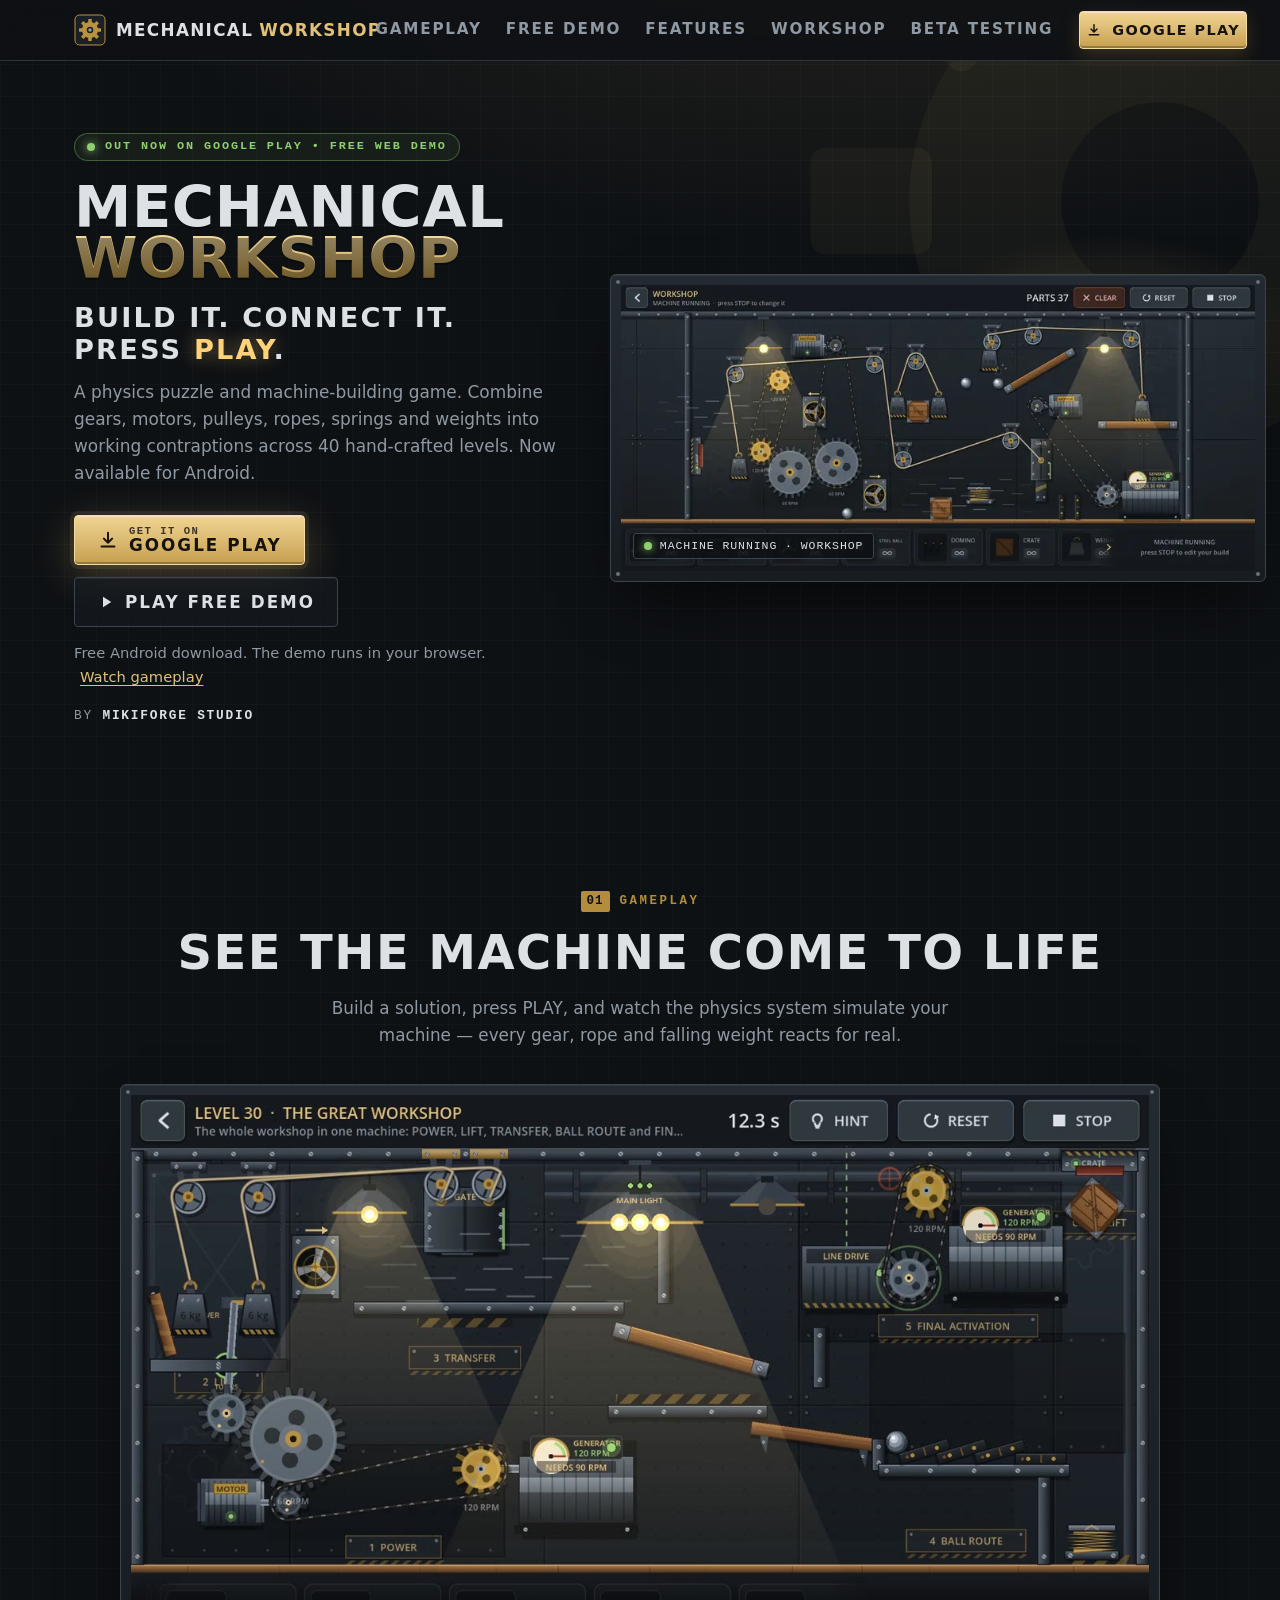
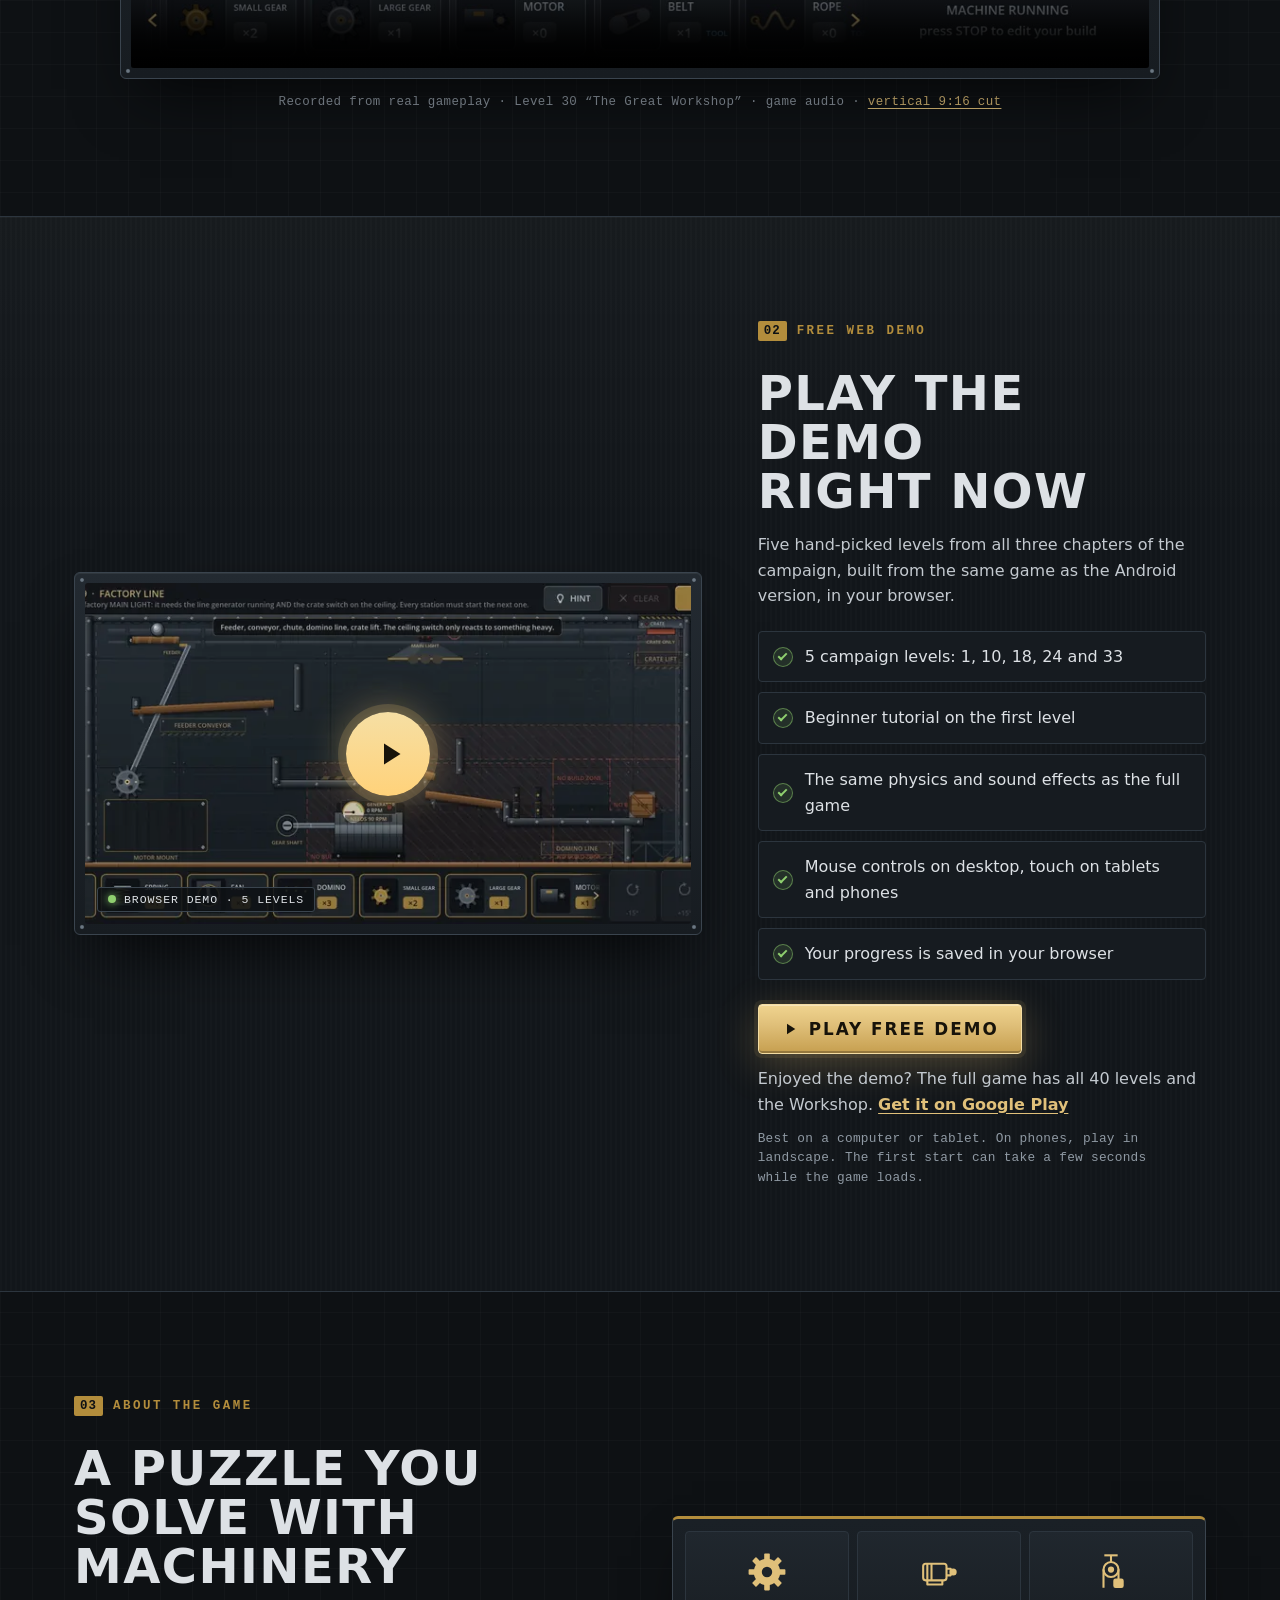
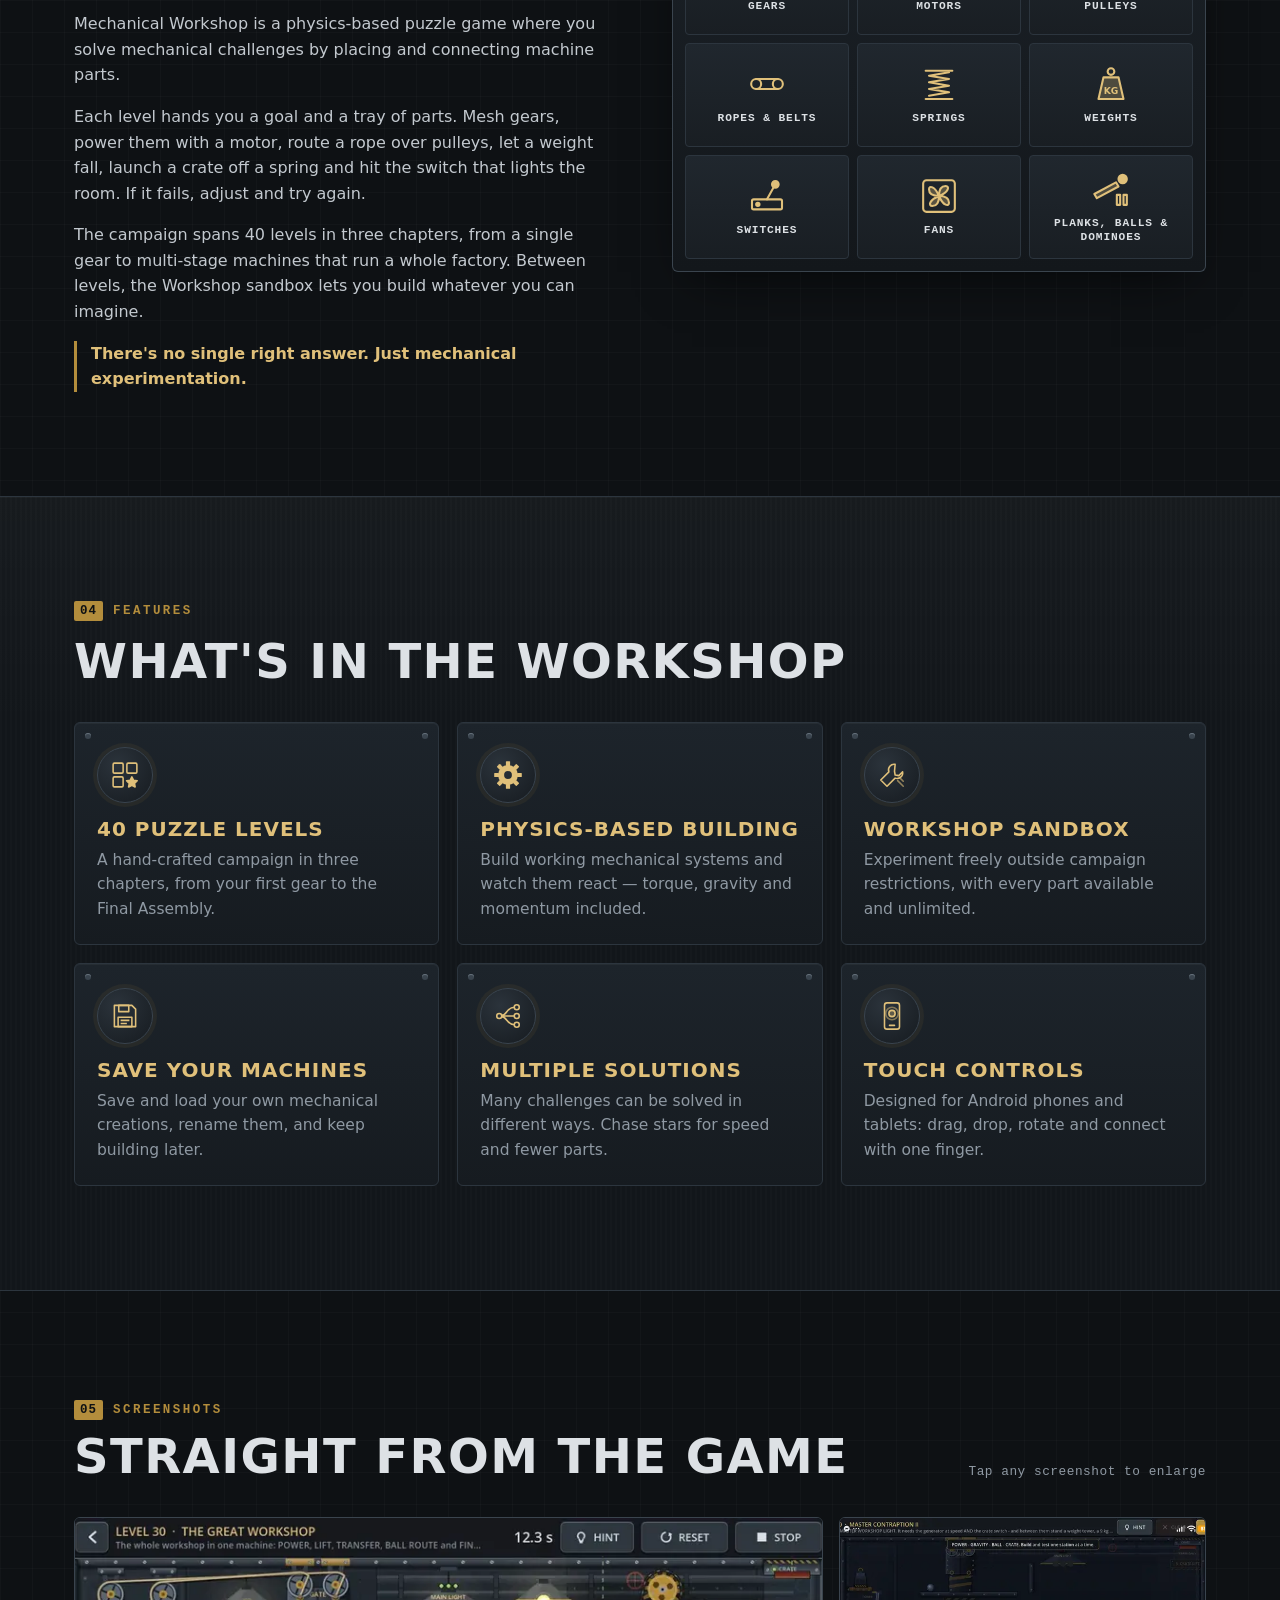
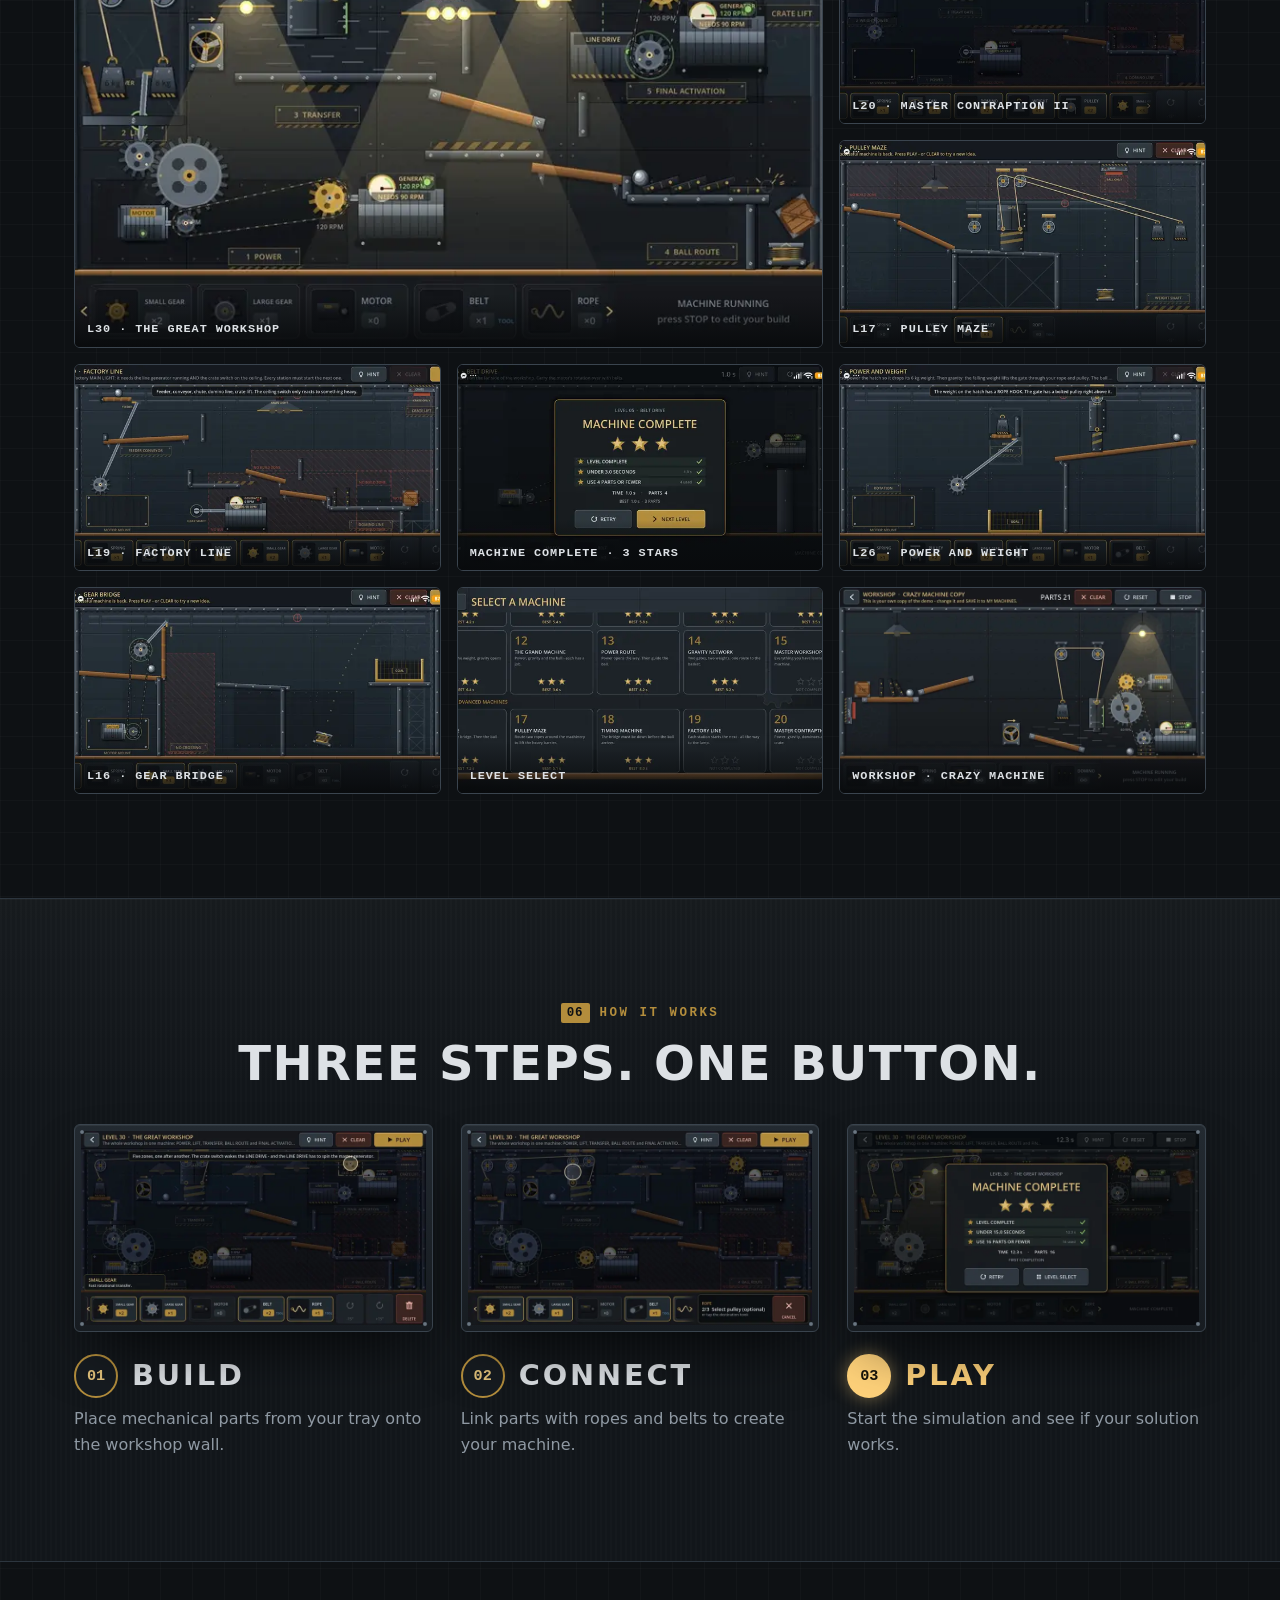
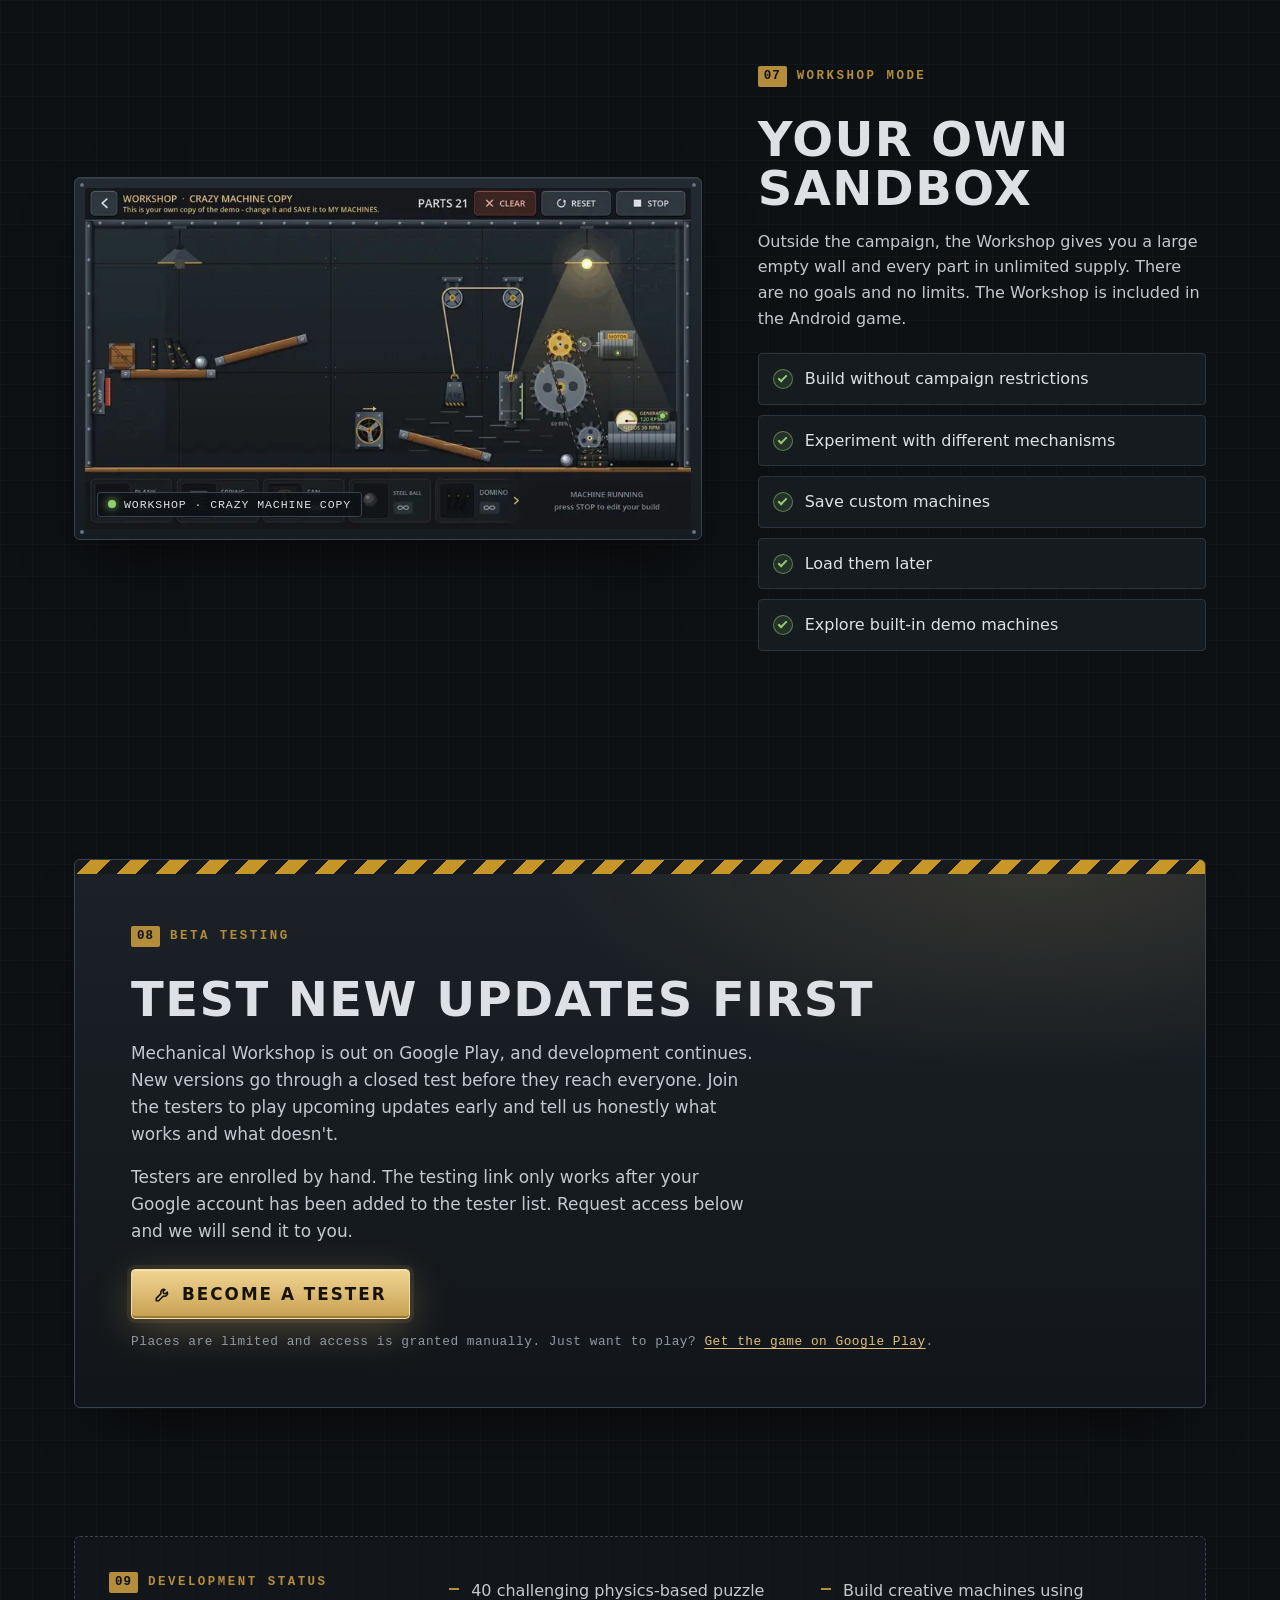
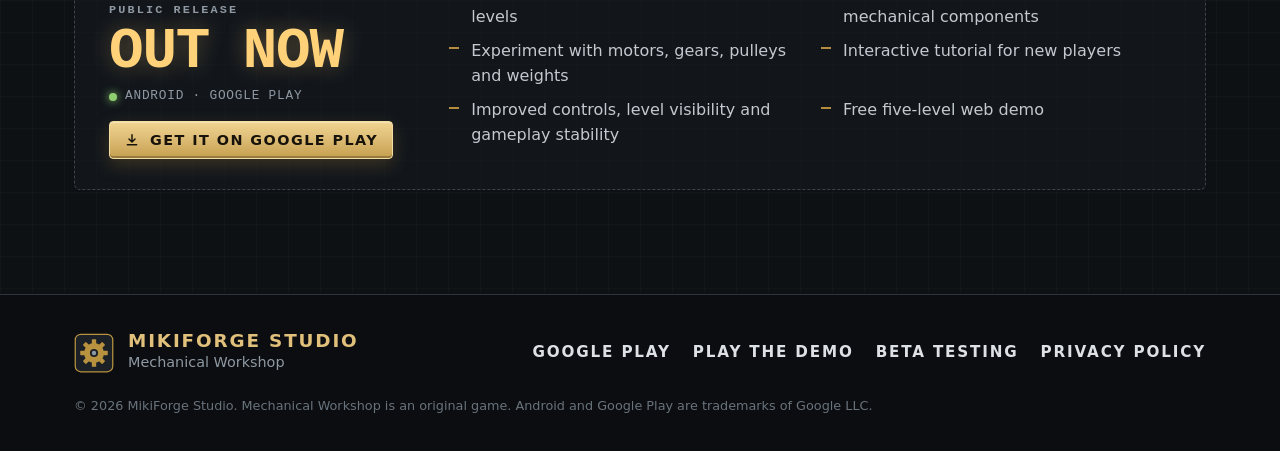
<file: index.html>
<!doctype html>
<html lang="en">
<head>
<meta charset="utf-8">
<meta name="viewport" content="width=device-width, initial-scale=1, viewport-fit=cover">
<title>Mechanical Workshop – Physics Puzzle &amp; Machine Building Game</title>
<meta name="description" content="Mechanical Workshop is a physics puzzle and machine-building game by MikiForge Studio: 40 levels of gears, motors, pulleys, ropes and springs. Out now on Google Play for Android, with a free five-level demo you can play in your browser.">
<meta name="author" content="MikiForge Studio">
<meta name="theme-color" content="#0e1114">
<meta name="color-scheme" content="dark">
<link rel="canonical" href="https://mikulasik2.github.io/mechanical-workshop/">

<!-- Open Graph / social previews (absolute URLs are required here) -->
<meta property="og:type" content="website">
<meta property="og:site_name" content="Mechanical Workshop">
<meta property="og:title" content="Mechanical Workshop – Physics Puzzle &amp; Machine Building Game">
<meta property="og:description" content="Build it. Connect it. Press PLAY. Build working machines from gears, motors, pulleys, ropes and springs. Out now on Google Play for Android. Play 5 levels free in your browser.">
<meta property="og:url" content="https://mikulasik2.github.io/mechanical-workshop/">
<meta property="og:image" content="https://mikulasik2.github.io/mechanical-workshop/assets/img/og-image.jpg">
<meta property="og:image:width" content="1200">
<meta property="og:image:height" content="630">
<meta property="og:image:alt" content="Mechanical Workshop gameplay: a running machine of gears, belts, pulleys and lit lamps">
<meta name="twitter:card" content="summary_large_image">
<meta name="twitter:title" content="Mechanical Workshop – Physics Puzzle &amp; Machine Building Game">
<meta name="twitter:description" content="Build it. Connect it. Press PLAY. A physics machine-building puzzle game, out now on Google Play.">
<meta name="twitter:image" content="https://mikulasik2.github.io/mechanical-workshop/assets/img/og-image.jpg">

<link rel="icon" href="assets/img/favicon.svg" type="image/svg+xml">
<link rel="icon" href="assets/img/favicon-32.png" sizes="32x32" type="image/png">
<link rel="apple-touch-icon" href="assets/img/apple-touch-icon.png">

<link rel="preload" as="image" type="image/webp"
      imagesrcset="assets/img/shots/workshop-running-800.webp 800w, assets/img/shots/workshop-running-1600.webp 1600w"
      imagesizes="(min-width: 960px) 60vw, 100vw">
<link rel="stylesheet" href="assets/css/style.css">

<script type="application/ld+json">
{
  "@context": "https://schema.org",
  "@type": "VideoGame",
  "name": "Mechanical Workshop",
  "url": "https://mikulasik2.github.io/mechanical-workshop/",
  "image": "https://mikulasik2.github.io/mechanical-workshop/assets/img/og-image.jpg",
  "description": "A physics puzzle and machine-building game with 40 campaign levels and a Workshop sandbox, where you create working mechanical contraptions using gears, motors, pulleys, ropes, springs, weights and more. Available on Google Play for Android; a free five-level demo runs in the browser.",
  "installUrl": "https://play.google.com/store/apps/details?id=com.mikiforgestudio.mechanicalworkshop",
  "sameAs": ["https://play.google.com/store/apps/details?id=com.mikiforgestudio.mechanicalworkshop"],
  "genre": ["Puzzle", "Physics", "Simulation"],
  "gamePlatform": ["Android", "Web browser"],
  "playMode": "SinglePlayer",
  "operatingSystem": "Android",
  "applicationCategory": "Game",
  "author": { "@type": "Organization", "name": "MikiForge Studio" },
  "publisher": { "@type": "Organization", "name": "MikiForge Studio" }
}
</script>
</head>
<body>

<a class="skip" href="#main">Skip to content</a>

<header class="nav" id="top">
  <div class="nav__inner">
    <a class="brand" href="#top" aria-label="Mechanical Workshop – back to top">
      <img src="assets/img/favicon.svg" width="32" height="32" alt="">
      <span>Mechanical<b>Workshop</b></span>
    </a>
    <nav aria-label="Main">
      <ul class="nav__links">
        <li><a href="#gameplay">Gameplay</a></li>
        <li><a href="#demo">Free demo</a></li>
        <li><a href="#features">Features</a></li>
        <li><a href="#workshop">Workshop</a></li>
        <li><a href="#testing">Beta testing</a></li>
      </ul>
    </nav>
    <a class="btn btn--small" href="https://play.google.com/store/apps/details?id=com.mikiforgestudio.mechanicalworkshop" data-store-link><svg class="ico" viewBox="0 0 24 24" aria-hidden="true"><path d="M12 4v11m0 0l-4.5-4.5M12 15l4.5-4.5M5 19h14" fill="none" stroke="currentColor" stroke-width="2.2" stroke-linecap="round" stroke-linejoin="round"/></svg><span class="hide-sm">Google&nbsp;Play</span><span class="only-sm">Download</span></a>
  </div>
</header>

<main id="main">

<!-- ============ 1. HERO ============ -->
<section class="hero" aria-labelledby="hero-title">
  <svg class="hero__gear" viewBox="0 0 100 100" aria-hidden="true"><use href="#gear"/></svg>
  <div class="wrap hero__grid">
    <div class="hero__copy">
      <p class="badge"><span class="badge__lamp" aria-hidden="true"></span>Out now on Google Play • Free web demo</p>
      <h1 id="hero-title" class="hero__title">Mechanical<br><span>Workshop</span></h1>
      <p class="hero__tagline">Build it. Connect it. Press&nbsp;<em>PLAY</em>.</p>
      <p class="hero__lead">A physics puzzle and machine-building game. Combine gears, motors, pulleys, ropes, springs and weights into working contraptions across 40 hand-crafted levels. Now available for Android.</p>
      <div class="hero__actions">
        <a class="btn btn--lamp btn--store" href="https://play.google.com/store/apps/details?id=com.mikiforgestudio.mechanicalworkshop" data-store-link>
          <svg class="ico" viewBox="0 0 24 24" aria-hidden="true"><path d="M12 4v11m0 0l-4.5-4.5M12 15l4.5-4.5M5 19h14" fill="none" stroke="currentColor" stroke-width="2.2" stroke-linecap="round" stroke-linejoin="round"/></svg>
          <span class="btn__stack"><small>Get it on</small>Google Play</span>
        </a>
        <a class="btn btn--ghost" href="./demo/">
          <svg class="ico" viewBox="0 0 24 24" aria-hidden="true"><path d="M8 5v14l11-7z" fill="currentColor"/></svg>
          Play free demo
        </a>
      </div>
      <p class="hero__note">Free Android download. The demo runs in your browser. <a href="#gameplay" data-play-trailer>Watch gameplay</a></p>
      <p class="hero__by">by <b>MikiForge Studio</b></p>
    </div>
    <figure class="hero__shot frame">
      <picture>
        <source type="image/webp" srcset="assets/img/shots/workshop-running-800.webp 800w, assets/img/shots/workshop-running-1600.webp 1600w" sizes="(min-width: 960px) 60vw, 100vw">
        <img src="assets/img/shots/workshop-running-800.jpg" width="1600" height="720" fetchpriority="high" decoding="async"
             alt="Gameplay screenshot: a machine running in Workshop mode, with motors, large gears, belts, pulleys, weights and two lit lamps.">
      </picture>
      <figcaption class="frame__label"><span class="dot" aria-hidden="true"></span>Machine running · Workshop</figcaption>
    </figure>
  </div>
</section>

<!-- ============ 2. GAMEPLAY VIDEO ============ -->
<section class="section" id="gameplay" aria-labelledby="gameplay-title">
  <div class="wrap">
    <header class="section__head section__head--center">
      <p class="eyebrow"><span>01</span>Gameplay</p>
      <h2 id="gameplay-title">See the machine come to life</h2>
      <p class="section__lead">Build a solution, press PLAY, and watch the physics system simulate your machine — every gear, rope and falling weight reacts for real.</p>
    </header>
    <div class="player frame">
      <!-- preload="none": the 5.7 MB file is only fetched when the visitor presses play. -->
      <video id="trailer" controls preload="none" playsinline width="1920" height="1080"
             poster="media/poster_h.jpg" aria-label="Mechanical Workshop gameplay trailer">
        <source src="media/mechanical_workshop_trailer_16x9.mp4" type="video/mp4">
        Your browser can't play this video. <a href="media/mechanical_workshop_trailer_16x9.mp4">Download the trailer (MP4)</a>.
      </video>
    </div>
    <p class="player__note">Recorded from real gameplay · Level 30 “The Great Workshop” · game audio · <a href="media/mechanical_workshop_shorts_9x16.mp4">vertical 9:16 cut</a></p>
  </div>
</section>

<!-- ============ 2b. FREE WEB DEMO ============ -->
<section class="section section--plate" id="demo" aria-labelledby="demo-title">
  <div class="wrap split split--demo">
    <a class="demo-card frame" href="./demo/" aria-label="Play the free Mechanical Workshop demo in your browser">
      <picture>
        <source type="image/webp" srcset="assets/img/shots/l19-factory-line-800.webp 800w, assets/img/shots/l19-factory-line-1600.webp 1600w" sizes="(min-width: 960px) 55vw, 100vw">
        <img src="assets/img/shots/l19-factory-line-800.jpg" width="1600" height="720" loading="lazy" decoding="async" alt="">
      </picture>
      <span class="demo-card__play" aria-hidden="true">
        <svg viewBox="0 0 24 24"><path d="M8 5v14l11-7z" fill="currentColor"/></svg>
      </span>
      <span class="frame__label"><span class="dot" aria-hidden="true"></span>Browser demo · 5 levels</span>
    </a>
    <div class="split__copy">
      <p class="eyebrow"><span>02</span>Free web demo</p>
      <h2 id="demo-title">Play the demo right now</h2>
      <p>Five hand-picked levels from all three chapters of the campaign, built from the same game as the Android version, in your browser.</p>
      <ul class="checks">
        <li>5 campaign levels: 1, 10, 18, 24 and 33</li>
        <li>Beginner tutorial on the first level</li>
        <li>The same physics and sound effects as the full game</li>
        <li>Mouse controls on desktop, touch on tablets and phones</li>
        <li>Your progress is saved in your browser</li>
      </ul>
      <div class="demo__actions">
        <a class="btn btn--lamp" href="./demo/">
          <svg class="ico" viewBox="0 0 24 24" aria-hidden="true"><path d="M8 5v14l11-7z" fill="currentColor"/></svg>
          Play free demo
        </a>
        <p class="demo__more">Enjoyed the demo? The full game has all 40 levels and the Workshop. <a href="https://play.google.com/store/apps/details?id=com.mikiforgestudio.mechanicalworkshop" data-store-link>Get it on Google Play</a></p>
        <p class="demo__note">Best on a computer or tablet. On phones, play in landscape. The first start can take a few seconds while the game loads.</p>
      </div>
    </div>
  </div>
</section>

<!-- ============ 3. ABOUT ============ -->
<section class="section" id="about" aria-labelledby="about-title">
  <div class="wrap about">
    <div class="about__copy">
      <p class="eyebrow"><span>03</span>About the game</p>
      <h2 id="about-title">A puzzle you solve with machinery</h2>
      <p>Mechanical Workshop is a physics-based puzzle game where you solve mechanical challenges by placing and connecting machine parts.</p>
      <p>Each level hands you a goal and a tray of parts. Mesh gears, power them with a motor, route a rope over pulleys, let a weight fall, launch a crate off a spring and hit the switch that lights the room. If it fails, adjust and try again.</p>
      <p>The campaign spans 40 levels in three chapters, from a single gear to multi-stage machines that run a whole factory. Between levels, the Workshop sandbox lets you build whatever you can imagine.</p>
      <p class="about__kicker">There's no single right answer. Just mechanical experimentation.</p>
    </div>

    <div class="tray" role="list" aria-label="Machine parts in the game">
      <div class="tray__item" role="listitem"><svg viewBox="0 0 100 100" aria-hidden="true"><use href="#gear"/></svg><span>Gears</span></div>
      <div class="tray__item" role="listitem"><svg viewBox="0 0 48 48" aria-hidden="true"><use href="#i-motor"/></svg><span>Motors</span></div>
      <div class="tray__item" role="listitem"><svg viewBox="0 0 48 48" aria-hidden="true"><use href="#i-pulley"/></svg><span>Pulleys</span></div>
      <div class="tray__item" role="listitem"><svg viewBox="0 0 48 48" aria-hidden="true"><use href="#i-rope"/></svg><span>Ropes &amp; belts</span></div>
      <div class="tray__item" role="listitem"><svg viewBox="0 0 48 48" aria-hidden="true"><use href="#i-spring"/></svg><span>Springs</span></div>
      <div class="tray__item" role="listitem"><svg viewBox="0 0 48 48" aria-hidden="true"><use href="#i-weight"/></svg><span>Weights</span></div>
      <div class="tray__item" role="listitem"><svg viewBox="0 0 48 48" aria-hidden="true"><use href="#i-switch"/></svg><span>Switches</span></div>
      <div class="tray__item" role="listitem"><svg viewBox="0 0 48 48" aria-hidden="true"><use href="#i-fan"/></svg><span>Fans</span></div>
      <div class="tray__item" role="listitem"><svg viewBox="0 0 48 48" aria-hidden="true"><use href="#i-plank"/></svg><span>Planks, balls &amp; dominoes</span></div>
    </div>
  </div>
</section>

<!-- ============ 4. FEATURES ============ -->
<section class="section section--plate" id="features" aria-labelledby="features-title">
  <div class="wrap">
    <header class="section__head">
      <p class="eyebrow"><span>04</span>Features</p>
      <h2 id="features-title">What's in the workshop</h2>
    </header>
    <ul class="features">
      <li class="card">
        <span class="card__icon"><svg viewBox="0 0 48 48" aria-hidden="true"><use href="#i-levels"/></svg></span>
        <h3>40 Puzzle Levels</h3>
        <p>A hand-crafted campaign in three chapters, from your first gear to the Final Assembly.</p>
      </li>
      <li class="card">
        <span class="card__icon"><svg viewBox="0 0 100 100" aria-hidden="true"><use href="#gear"/></svg></span>
        <h3>Physics-Based Building</h3>
        <p>Build working mechanical systems and watch them react — torque, gravity and momentum included.</p>
      </li>
      <li class="card">
        <span class="card__icon"><svg viewBox="0 0 48 48" aria-hidden="true"><use href="#i-wrench"/></svg></span>
        <h3>Workshop Sandbox</h3>
        <p>Experiment freely outside campaign restrictions, with every part available and unlimited.</p>
      </li>
      <li class="card">
        <span class="card__icon"><svg viewBox="0 0 48 48" aria-hidden="true"><use href="#i-save"/></svg></span>
        <h3>Save Your Machines</h3>
        <p>Save and load your own mechanical creations, rename them, and keep building later.</p>
      </li>
      <li class="card">
        <span class="card__icon"><svg viewBox="0 0 48 48" aria-hidden="true"><use href="#i-branch"/></svg></span>
        <h3>Multiple Solutions</h3>
        <p>Many challenges can be solved in different ways. Chase stars for speed and fewer parts.</p>
      </li>
      <li class="card">
        <span class="card__icon"><svg viewBox="0 0 48 48" aria-hidden="true"><use href="#i-touch"/></svg></span>
        <h3>Touch Controls</h3>
        <p>Designed for Android phones and tablets: drag, drop, rotate and connect with one finger.</p>
      </li>
    </ul>
  </div>
</section>

<!-- ============ 5. SCREENSHOTS ============ -->
<section class="section" id="screenshots" aria-labelledby="screens-title">
  <div class="wrap">
    <header class="section__head section__head--row">
      <div>
        <p class="eyebrow"><span>05</span>Screenshots</p>
        <h2 id="screens-title">Straight from the game</h2>
      </div>
      <p class="section__hint">Tap any screenshot to enlarge <span class="only-touch">· swipe for more</span></p>
    </header>

    <ul class="gallery" data-gallery>
      <li><button class="shot" type="button" data-full="assets/img/shots/l30-finale-lamps-1600.webp" data-caption="Level 30 · The Great Workshop — the hall lights up when the machine completes.">
        <picture><source type="image/webp" srcset="assets/img/shots/l30-finale-lamps-800.webp"><img src="assets/img/shots/l30-finale-lamps-800.jpg" width="800" height="450" loading="lazy" decoding="async" alt="Level 30 The Great Workshop finale: the main light and hall lamps switched on above a running machine."></picture>
        <span class="shot__cap">L30 · The Great Workshop</span></button></li>
      <li><button class="shot" type="button" data-full="assets/img/shots/l20-master-contraption-1600.webp" data-caption="Level 20 · Master Contraption II — power, gravity, ball and crate in one build.">
        <picture><source type="image/webp" srcset="assets/img/shots/l20-master-contraption-800.webp"><img src="assets/img/shots/l20-master-contraption-800.jpg" width="800" height="360" loading="lazy" decoding="async" alt="Level 20 Master Contraption II: a multi-stage puzzle with a generator, weight tower, heavy gate and domino line."></picture>
        <span class="shot__cap">L20 · Master Contraption II</span></button></li>
      <li><button class="shot" type="button" data-full="assets/img/shots/l17-pulley-maze-1600.webp" data-caption="Level 17 · Pulley Maze — route two ropes around the machinery to lift the heavy barrier.">
        <picture><source type="image/webp" srcset="assets/img/shots/l17-pulley-maze-800.webp"><img src="assets/img/shots/l17-pulley-maze-800.jpg" width="800" height="360" loading="lazy" decoding="async" alt="Level 17 Pulley Maze: ropes routed over pulleys from two weights to lift a gate."></picture>
        <span class="shot__cap">L17 · Pulley Maze</span></button></li>
      <li><button class="shot" type="button" data-full="assets/img/shots/l19-factory-line-1600.webp" data-caption="Level 19 · Factory Line — every station must start the next one.">
        <picture><source type="image/webp" srcset="assets/img/shots/l19-factory-line-800.webp"><img src="assets/img/shots/l19-factory-line-800.jpg" width="800" height="360" loading="lazy" decoding="async" alt="Level 19 Factory Line: feeder conveyor, chute, domino line and crate lift stations."></picture>
        <span class="shot__cap">L19 · Factory Line</span></button></li>
      <li><button class="shot" type="button" data-full="assets/img/shots/l05-machine-complete-1600.webp" data-caption="Machine complete — three stars for finishing fast and with few parts.">
        <picture><source type="image/webp" srcset="assets/img/shots/l05-machine-complete-800.webp"><img src="assets/img/shots/l05-machine-complete-800.jpg" width="800" height="360" loading="lazy" decoding="async" alt="Machine Complete panel for Level 5 Belt Drive with three stars, time and parts used."></picture>
        <span class="shot__cap">Machine complete · 3 stars</span></button></li>
      <li><button class="shot" type="button" data-full="assets/img/shots/l26-power-and-weight-1600.webp" data-caption="Level 26 · Power and Weight — the falling weight lifts the gate through your rope and pulley.">
        <picture><source type="image/webp" srcset="assets/img/shots/l26-power-and-weight-800.webp"><img src="assets/img/shots/l26-power-and-weight-800.jpg" width="800" height="360" loading="lazy" decoding="async" alt="Level 26 Power and Weight: a gear-driven arm, a weight on a hatch and a ball rolling down a ramp."></picture>
        <span class="shot__cap">L26 · Power and Weight</span></button></li>
      <li><button class="shot" type="button" data-full="assets/img/shots/l16-gear-bridge-1600.webp" data-caption="Level 16 · Gear Bridge — power lowers the bridge, then the ball can cross.">
        <picture><source type="image/webp" srcset="assets/img/shots/l16-gear-bridge-800.webp"><img src="assets/img/shots/l16-gear-bridge-800.jpg" width="800" height="360" loading="lazy" decoding="async" alt="Level 16 Gear Bridge: a motor-driven gear lowers a bridge so a ball can reach the goal basket."></picture>
        <span class="shot__cap">L16 · Gear Bridge</span></button></li>
      <li><button class="shot" type="button" data-full="assets/img/shots/level-select-1600.webp" data-caption="Level select — every level has three stars to earn: finish it, beat the target time, use few parts.">
        <picture><source type="image/webp" srcset="assets/img/shots/level-select-800.webp"><img src="assets/img/shots/level-select-800.jpg" width="800" height="360" loading="lazy" decoding="async" alt="Level select screen showing levels 11 to 20 with star ratings and best times."></picture>
        <span class="shot__cap">Level select</span></button></li>
      <li><button class="shot" type="button" data-full="assets/img/shots/workshop-crazy-machine-1600.webp" data-caption="Workshop · Crazy Machine demo — open a demo, edit your own copy, save it.">
        <picture><source type="image/webp" srcset="assets/img/shots/workshop-crazy-machine-800.webp"><img src="assets/img/shots/workshop-crazy-machine-800.jpg" width="800" height="450" loading="lazy" decoding="async" alt="Workshop sandbox running an editable copy of the Crazy Machine demo."></picture>
        <span class="shot__cap">Workshop · Crazy Machine</span></button></li>
    </ul>
  </div>
</section>

<!-- ============ 6. HOW IT WORKS ============ -->
<section class="section section--plate" id="how-it-works" aria-labelledby="how-title">
  <div class="wrap">
    <header class="section__head section__head--center">
      <p class="eyebrow"><span>06</span>How it works</p>
      <h2 id="how-title">Three steps. One button.</h2>
    </header>
    <ol class="steps">
      <li class="step">
        <div class="step__img frame frame--thin">
          <picture><source type="image/webp" srcset="assets/img/shots/step-build-800.webp"><img src="assets/img/shots/step-build-800.jpg" width="800" height="450" loading="lazy" decoding="async" alt="A small gear being placed onto a generator shaft."></picture>
        </div>
        <h3 class="step__title"><span class="step__num" aria-hidden="true">01</span>Build</h3>
        <p>Place mechanical parts from your tray onto the workshop wall.</p>
      </li>
      <li class="step">
        <div class="step__img frame frame--thin">
          <picture><source type="image/webp" srcset="assets/img/shots/step-connect-800.webp"><img src="assets/img/shots/step-connect-800.jpg" width="800" height="450" loading="lazy" decoding="async" alt="A rope being routed over two pulleys down to a weight."></picture>
        </div>
        <h3 class="step__title"><span class="step__num" aria-hidden="true">02</span>Connect</h3>
        <p>Link parts with ropes and belts to create your machine.</p>
      </li>
      <li class="step">
        <div class="step__img frame frame--thin">
          <picture><source type="image/webp" srcset="assets/img/shots/step-play-800.webp"><img src="assets/img/shots/step-play-800.jpg" width="800" height="450" loading="lazy" decoding="async" alt="Machine Complete panel for Level 30 with three stars, a 12.3 second run and 16 parts."></picture>
        </div>
        <h3 class="step__title"><span class="step__num step__num--go" aria-hidden="true">03</span>Play</h3>
        <p>Start the simulation and see if your solution works.</p>
      </li>
    </ol>
  </div>
</section>

<!-- ============ 7. WORKSHOP / SANDBOX ============ -->
<section class="section" id="workshop" aria-labelledby="workshop-title">
  <div class="wrap split">
    <figure class="split__media frame">
      <picture>
        <source type="image/webp" srcset="assets/img/shots/workshop-crazy-machine-800.webp 800w, assets/img/shots/workshop-crazy-machine-1600.webp 1280w" sizes="(min-width: 960px) 55vw, 100vw">
        <img src="assets/img/shots/workshop-crazy-machine-800.jpg" width="1280" height="720" loading="lazy" decoding="async"
             alt="Workshop sandbox: an editable copy of the Crazy Machine demo with gears, pulleys, a fan and a lamp, and an unlimited parts tray.">
      </picture>
      <figcaption class="frame__label"><span class="dot" aria-hidden="true"></span>Workshop · Crazy Machine copy</figcaption>
    </figure>
    <div class="split__copy">
      <p class="eyebrow"><span>07</span>Workshop mode</p>
      <h2 id="workshop-title">Your own sandbox</h2>
      <p>Outside the campaign, the Workshop gives you a large empty wall and every part in unlimited supply. There are no goals and no limits. The Workshop is included in the Android game.</p>
      <ul class="checks">
        <li>Build without campaign restrictions</li>
        <li>Experiment with different mechanisms</li>
        <li>Save custom machines</li>
        <li>Load them later</li>
        <li>Explore built-in demo machines</li>
      </ul>
    </div>
  </div>
</section>

<!-- ============ 8. CLOSED TESTING ============ -->
<section class="section" id="testing" aria-labelledby="testing-title">
  <div class="wrap">
    <div class="testing">
      <div class="testing__stripe" aria-hidden="true"></div>
      <div class="testing__body">
        <p class="eyebrow"><span>08</span>Beta testing</p>
        <h2 id="testing-title">Test new updates first</h2>
        <p>Mechanical Workshop is out on Google Play, and development continues. New versions go through a closed test before they reach everyone. Join the testers to play upcoming updates early and tell us honestly what works and what doesn't.</p>
        <p>Testers are enrolled by hand. The testing link only works after your Google account has been added to the tester list. Request access below and we will send it to you.</p>
        <div class="testing__actions">
          <!-- Opens the tester dialog (#tester-dialog). Behaviour is configured in assets/js/main.js -->
          <a class="btn btn--lamp" href="#tester-dialog" data-tester-link>
            <svg class="ico" viewBox="0 0 24 24" aria-hidden="true"><path d="M14.7 6.3a4 4 0 0 0-5.4 5.2L3 17.8V21h3.2l6.3-6.3a4 4 0 0 0 5.2-5.4l-2.4 2.4-2.6-.6-.6-2.6z" fill="none" stroke="currentColor" stroke-width="2" stroke-linejoin="round"/></svg>
            <span data-cta-label>Become a tester</span>
          </a>
          <p class="testing__note">Places are limited and access is granted manually. Just want to play? <a href="https://play.google.com/store/apps/details?id=com.mikiforgestudio.mechanicalworkshop" data-store-link>Get the game on Google Play</a>.</p>
        </div>
      </div>
    </div>
  </div>
</section>

<!-- ============ 9. DEVELOPMENT STATUS ============ -->
<section class="section section--tight" id="status" aria-labelledby="status-title">
  <div class="wrap">
    <div class="status">
      <div class="status__build">
        <p class="eyebrow"><span>09</span>Development status</p>
        <h2 id="status-title" class="visually-hidden">Development status</h2>
        <p class="status__label">Public release</p>
        <p class="status__ver">OUT NOW</p>
        <p class="status__meta"><span class="dot" aria-hidden="true"></span>Android · Google Play</p>
        <a class="btn btn--small status__store" href="https://play.google.com/store/apps/details?id=com.mikiforgestudio.mechanicalworkshop" data-store-link><svg class="ico" viewBox="0 0 24 24" aria-hidden="true"><path d="M12 4v11m0 0l-4.5-4.5M12 15l4.5-4.5M5 19h14" fill="none" stroke="currentColor" stroke-width="2.2" stroke-linecap="round" stroke-linejoin="round"/></svg>Get it on Google Play</a>
      </div>
      <ul class="status__list">
        <li>40 challenging physics-based puzzle levels</li>
        <li>Build creative machines using mechanical components</li>
        <li>Experiment with motors, gears, pulleys and weights</li>
        <li>Interactive tutorial for new players</li>
        <li>Improved controls, level visibility and gameplay stability</li>
        <li>Free five-level web demo</li>
      </ul>
    </div>
  </div>
</section>

</main>

<!-- ============ 10. FOOTER ============ -->
<footer class="footer">
  <div class="wrap footer__inner">
    <div class="footer__brand">
      <img src="assets/img/favicon.svg" width="40" height="40" alt="" loading="lazy">
      <div>
        <p class="footer__studio">MikiForge Studio</p>
        <p class="footer__game">Mechanical Workshop</p>
      </div>
    </div>
    <nav aria-label="Footer">
      <ul class="footer__links">
        <li><a href="https://play.google.com/store/apps/details?id=com.mikiforgestudio.mechanicalworkshop" data-store-link>Google Play</a></li>
        <li><a href="./demo/">Play the demo</a></li>
        <li><a href="#testing">Beta testing</a></li>
        <li><a href="privacy.html">Privacy Policy</a></li>
        <!-- Future links — uncomment and paste the real URL when available:
        <li><a href="PASTE_YOUTUBE_URL">YouTube</a></li>
        <li><a href="PASTE_TIKTOK_URL">TikTok</a></li>
        -->
      </ul>
    </nav>
    <p class="footer__copy">© 2026 MikiForge Studio. Mechanical Workshop is an original game. Android and Google Play are trademarks of Google LLC.</p>
  </div>
</footer>

<!-- Tester sign-up dialog. Nothing is collected by the website: the button opens the visitor's own email app. -->
<dialog class="tdlg" id="tester-dialog" aria-labelledby="tdlg-title">
  <div class="tdlg__panel">
    <div class="testing__stripe" aria-hidden="true"></div>
    <button class="tdlg__close" type="button" aria-label="Close" data-tdlg-close>
      <svg viewBox="0 0 24 24" aria-hidden="true"><path d="M6 6l12 12M18 6L6 18" stroke="currentColor" stroke-width="2.2" stroke-linecap="round"/></svg>
    </button>
    <div class="tdlg__body">
      <p class="eyebrow"><span>BETA</span>Android closed test</p>
      <h2 id="tdlg-title">Help test Mechanical Workshop</h2>
      <p class="tdlg__lead">New versions of Mechanical Workshop are tested in a closed test on Android before release. Access is granted manually: the testing link only works <b>after your Google Play account has been added</b> to the tester list.</p>

      <h3 class="tdlg__h">How to join</h3>
      <ol class="tdlg__steps">
        <li>Request access using the button below.</li>
        <li>Send us the Gmail address you use with Google Play.</li>
        <li>Once your account has been added to the closed test, you will receive the testing link.</li>
        <li>Install the test version and send us honest gameplay feedback.</li>
      </ol>

      <h3 class="tdlg__h">We're especially interested in</h3>
      <ul class="tdlg__tags">
        <li>Bugs</li><li>Confusing gameplay</li><li>Touch controls</li><li>Physics behaviour</li><li>Level difficulty</li><li>Usability feedback</li>
      </ul>

      <p class="tdlg__note"><svg viewBox="0 0 24 24" aria-hidden="true"><circle cx="12" cy="12" r="9" fill="none" stroke="currentColor" stroke-width="2"/><path d="M12 7v5l3 2" fill="none" stroke="currentColor" stroke-width="2" stroke-linecap="round"/></svg><span>If possible, please stay enrolled in the closed test for at least <b>14&nbsp;days</b>.</span></p>

      <div class="tdlg__actions">
        <!-- href is rebuilt from TESTER_EMAIL in assets/js/main.js; this static copy is a fallback -->
        <a class="btn btn--lamp" id="tester-mailto" href="mailto:mikulasik2@gmail.com?subject=Mechanical%20Workshop%20Closed%20Test&amp;body=Hi%20MikiForge%20Studio%2C%0D%0A%0D%0AI%27d%20like%20to%20join%20the%20Mechanical%20Workshop%20Android%20closed%20test.%0D%0A%0D%0AGoogle%20Play%20Gmail%3A%0D%0AAndroid%20device%3A%0D%0AReddit%20username%20%28optional%29%3A%0D%0A%0D%0AI%20can%20stay%20enrolled%20for%20at%20least%2014%20days.%0D%0A%0D%0AThanks%21">
          <svg class="ico" viewBox="0 0 24 24" aria-hidden="true"><rect x="3" y="5" width="18" height="14" rx="2" fill="none" stroke="currentColor" stroke-width="2"/><path d="M3 7l9 6 9-6" fill="none" stroke="currentColor" stroke-width="2" stroke-linejoin="round"/></svg>
          Request test access
        </a>
        <p class="tdlg__fine">Opens your email app with a ready-made message to <a href="mailto:mikulasik2@gmail.com" data-tester-email>mikulasik2@gmail.com</a>. Nothing is stored on this website. See the <a href="privacy.html">Privacy Policy</a>.</p>
      </div>
    </div>
  </div>
</dialog>

<!-- Fullscreen screenshot viewer -->
<dialog class="viewer" id="viewer" aria-label="Screenshot viewer">
  <figure class="viewer__fig">
    <img class="viewer__img" alt="">
    <figcaption class="viewer__cap"><span class="viewer__count"></span><span class="viewer__text"></span></figcaption>
  </figure>
  <button class="viewer__btn viewer__close" type="button" aria-label="Close viewer" data-close>
    <svg viewBox="0 0 24 24" aria-hidden="true"><path d="M6 6l12 12M18 6L6 18" stroke="currentColor" stroke-width="2.2" stroke-linecap="round"/></svg>
  </button>
  <button class="viewer__btn viewer__prev" type="button" aria-label="Previous screenshot" data-prev>
    <svg viewBox="0 0 24 24" aria-hidden="true"><path d="M15 5l-7 7 7 7" fill="none" stroke="currentColor" stroke-width="2.2" stroke-linecap="round" stroke-linejoin="round"/></svg>
  </button>
  <button class="viewer__btn viewer__next" type="button" aria-label="Next screenshot" data-next>
    <svg viewBox="0 0 24 24" aria-hidden="true"><path d="M9 5l7 7-7 7" fill="none" stroke="currentColor" stroke-width="2.2" stroke-linecap="round" stroke-linejoin="round"/></svg>
  </button>
</dialog>

<!-- Shared SVG icon symbols -->
<svg width="0" height="0" style="position:absolute" aria-hidden="true" focusable="false">
  <defs>
    <symbol id="gear" viewBox="-50 -50 100 100">
      <g fill="currentColor">
        <rect x="-7" y="-46" width="14" height="16" rx="2"/>
        <rect x="-7" y="-46" width="14" height="16" rx="2" transform="rotate(45)"/>
        <rect x="-7" y="-46" width="14" height="16" rx="2" transform="rotate(90)"/>
        <rect x="-7" y="-46" width="14" height="16" rx="2" transform="rotate(135)"/>
        <rect x="-7" y="-46" width="14" height="16" rx="2" transform="rotate(180)"/>
        <rect x="-7" y="-46" width="14" height="16" rx="2" transform="rotate(225)"/>
        <rect x="-7" y="-46" width="14" height="16" rx="2" transform="rotate(270)"/>
        <rect x="-7" y="-46" width="14" height="16" rx="2" transform="rotate(315)"/>
        <path fill-rule="evenodd" d="M0-33a33 33 0 1 1 0 66a33 33 0 1 1 0-66zM0-13a13 13 0 1 0 0 26a13 13 0 1 0 0-26z"/>
      </g>
    </symbol>
    <symbol id="i-motor" viewBox="0 0 48 48"><g fill="none" stroke="currentColor" stroke-width="2.5" stroke-linejoin="round"><rect x="5" y="14" width="28" height="20" rx="3"/><path d="M33 20h5v8h-5M10 14v20M15 14v20"/><circle cx="41" cy="24" r="3" fill="currentColor"/><path d="M10 34v5h18v-5"/></g></symbol>
    <symbol id="i-pulley" viewBox="0 0 48 48"><g fill="none" stroke="currentColor" stroke-width="2.5"><path d="M24 4v8"/><path d="M16 4h16"/><circle cx="24" cy="21" r="9"/><circle cx="24" cy="21" r="2.5" fill="currentColor"/><path d="M15 21v22M33 21v12"/><rect x="28" y="33" width="10" height="9" rx="1.5" fill="currentColor"/></g></symbol>
    <symbol id="i-rope" viewBox="0 0 48 48"><g fill="none" stroke="currentColor" stroke-width="2.5" stroke-linecap="round"><circle cx="11" cy="24" r="6"/><circle cx="37" cy="24" r="6"/><path d="M11 18h26M11 30h26"/></g></symbol>
    <symbol id="i-spring" viewBox="0 0 48 48"><g fill="none" stroke="currentColor" stroke-width="2.5" stroke-linejoin="round" stroke-linecap="round"><path d="M8 42h32M8 8h32"/><path d="M12 38l24-4-24-4 24-4-24-4 24-4-24-4 24-4"/></g></symbol>
    <symbol id="i-weight" viewBox="0 0 48 48"><g fill="none" stroke="currentColor" stroke-width="2.5" stroke-linejoin="round"><circle cx="24" cy="9" r="4"/><path d="M15 16h18l6 26H9z" fill="currentColor" fill-opacity=".25"/></g><text x="24" y="36" text-anchor="middle" font-size="11" font-weight="700" fill="currentColor" font-family="system-ui,sans-serif">KG</text></symbol>
    <symbol id="i-switch" viewBox="0 0 48 48"><g fill="none" stroke="currentColor" stroke-width="2.5" stroke-linejoin="round" stroke-linecap="round"><rect x="6" y="28" width="36" height="12" rx="2"/><path d="M24 28L34 10"/><circle cx="34" cy="10" r="4" fill="currentColor"/><circle cx="13" cy="34" r="2" fill="currentColor"/></g></symbol>
    <symbol id="i-fan" viewBox="0 0 48 48"><g fill="none" stroke="currentColor" stroke-width="2.5" stroke-linejoin="round"><rect x="5" y="5" width="38" height="38" rx="4"/><path d="M24 24c0-8 3-12 8-12s4 7-8 12zM24 24c8 0 12 3 12 8s-7 4-12-8zM24 24c0 8-3 12-8 12s-4-7 8-12zM24 24c-8 0-12-3-12-8s7-4 12 8z" fill="currentColor" fill-opacity=".3"/></g></symbol>
    <symbol id="i-plank" viewBox="0 0 48 48"><g fill="none" stroke="currentColor" stroke-width="2.5" stroke-linejoin="round"><path d="M4 30l26-14 3 5L7 35z" fill="currentColor" fill-opacity=".25"/><circle cx="38" cy="12" r="5" fill="currentColor"/><rect x="31" y="31" width="4" height="12"/><rect x="39" y="31" width="4" height="12"/></g></symbol>
    <symbol id="i-levels" viewBox="0 0 48 48"><g fill="none" stroke="currentColor" stroke-width="2.5" stroke-linejoin="round"><rect x="5" y="5" width="16" height="16" rx="2"/><rect x="27" y="5" width="16" height="16" rx="2"/><rect x="5" y="27" width="16" height="16" rx="2"/><path d="M35 27l2.6 5.3 5.9.9-4.3 4.1 1 5.8-5.2-2.7-5.2 2.7 1-5.8-4.3-4.1 5.9-.9z" fill="currentColor"/></g></symbol>
    <symbol id="i-wrench" viewBox="0 0 48 48"><g fill="none" stroke="currentColor" stroke-width="2.5" stroke-linejoin="round" stroke-linecap="round"><path d="M29 7a9 9 0 0 0-10 12L6 32l4 4 6 6 13-13a9 9 0 0 0 12-10l-6 6-6-1-1-6z"/><path d="M33 33l9 9M37 29l5 5" opacity=".6"/></g></symbol>
    <symbol id="i-save" viewBox="0 0 48 48"><g fill="none" stroke="currentColor" stroke-width="2.5" stroke-linejoin="round"><path d="M7 7h28l6 6v28H7z"/><rect x="14" y="7" width="16" height="10"/><rect x="13" y="26" width="22" height="15"/><path d="M17 31h14M17 36h10"/></g></symbol>
    <symbol id="i-branch" viewBox="0 0 48 48"><g fill="none" stroke="currentColor" stroke-width="2.5" stroke-linecap="round" stroke-linejoin="round"><circle cx="10" cy="24" r="4"/><circle cx="38" cy="10" r="4"/><circle cx="38" cy="24" r="4"/><circle cx="38" cy="38" r="4"/><path d="M14 24h20M14 23c8 0 8-13 20-13M14 25c8 0 8 13 20 13"/></g></symbol>
    <symbol id="i-touch" viewBox="0 0 48 48"><g fill="none" stroke="currentColor" stroke-width="2.5" stroke-linejoin="round" stroke-linecap="round"><rect x="12" y="3" width="24" height="42" rx="4"/><path d="M20 39h8"/><circle cx="24" cy="20" r="5" fill="currentColor" fill-opacity=".3"/><circle cx="24" cy="20" r="10" opacity=".5"/></g></symbol>
  </defs>
</svg>

<script src="assets/js/main.js" defer></script>
</body>
</html>
</file>
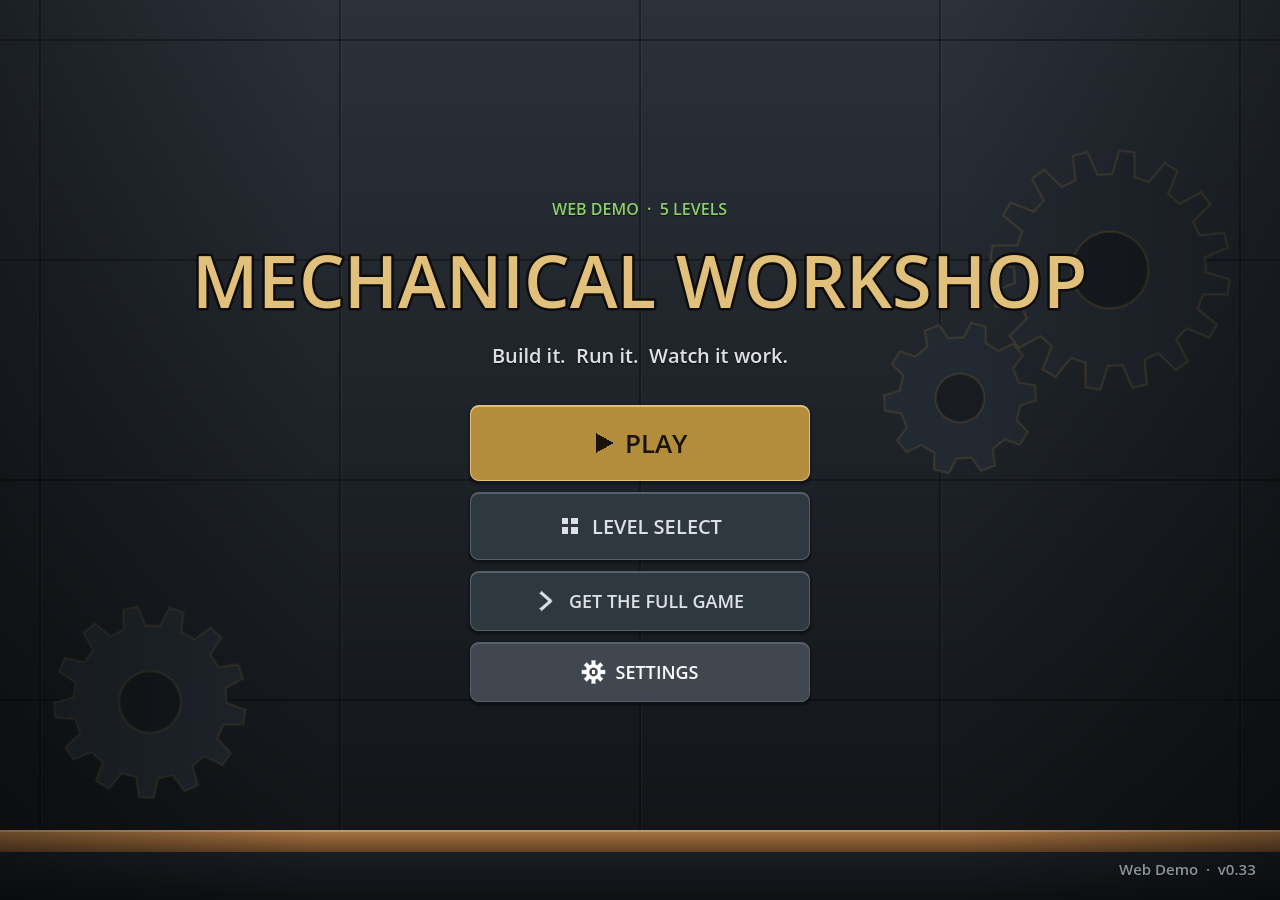
<file: demo/index.html>
<!DOCTYPE html>
<html lang="en">
	<head>
		<meta charset="utf-8">
		<meta name="viewport" content="width=device-width, user-scalable=no, initial-scale=1.0">
		<title>Mechanical Workshop</title>
		<style>
html, body, #canvas {
	margin: 0;
	padding: 0;
	border: 0;
}

body {
	color: white;
	background-color: black;
	overflow: hidden;
	touch-action: none;
}

#canvas {
	display: block;
}

#canvas:focus {
	outline: none;
}

#status, #status-splash, #status-progress {
	position: absolute;
	left: 0;
	right: 0;
}

#status, #status-splash {
	top: 0;
	bottom: 0;
}

#status {
	background-color: #121417;
	display: flex;
	flex-direction: column;
	justify-content: center;
	align-items: center;
	visibility: hidden;
}

#status-splash {
	max-height: 100%;
	max-width: 100%;
	margin: auto;
}

#status-splash.show-image--false {
	display: none;
}

#status-splash.fullsize--true {
	height: 100%;
	width: 100%;
	object-fit: contain;
}

#status-splash.use-filter--false {
	image-rendering: pixelated;
}

#status-progress, #status-notice {
	display: none;
}

#status-progress {
	bottom: 10%;
	width: 50%;
	margin: 0 auto;
}

#status-notice {
	background-color: #5b3943;
	border-radius: 0.5rem;
	border: 1px solid #9b3943;
	color: #e0e0e0;
	font-family: 'Noto Sans', 'Droid Sans', Arial, sans-serif;
	line-height: 1.3;
	margin: 0 2rem;
	overflow: hidden;
	padding: 1rem;
	text-align: center;
	z-index: 1;
}
		</style>
		<link id="-gd-engine-icon" rel="icon" type="image/png" href="index.icon.png" />
<link rel="apple-touch-icon" href="index.apple-touch-icon.png"/>
<meta name='theme-color' content='#0e1114'>
<meta name='description' content='Play the Mechanical Workshop web demo: build working machines from gears, ropes, springs and weights, then press PLAY. First 5 levels.'>
<link rel='canonical' href='https://mikulasik2.github.io/mechanical-workshop/demo/'>
<style>
html, body { background: #0e1114; overscroll-behavior: none; }
#mw-rotate {
  display: none; position: fixed; inset: 0; z-index: 1000;
  background: #0e1114; color: #dde1e5;
  font: 16px/1.5 system-ui, -apple-system, 'Segoe UI', Roboto, sans-serif;
  text-align: center; padding: 24px;
  flex-direction: column; align-items: center; justify-content: center; gap: 18px;
}
#mw-rotate b { display: block; font-size: 22px; letter-spacing: .08em; text-transform: uppercase; color: #e0c07a; }
#mw-rotate svg { width: 84px; height: 84px; color: #b38d3c; animation: mw-turn 2.2s ease-in-out infinite; }
@keyframes mw-turn { 0%, 30% { transform: rotate(0); } 60%, 100% { transform: rotate(-90deg); } }
#mw-rotate button {
  font: 700 15px/1 system-ui, sans-serif; letter-spacing: .12em; text-transform: uppercase;
  color: #17130a; background: #e0c07a; border: 0; border-radius: 4px; padding: 14px 20px; cursor: pointer;
}
#mw-rotate a { color: #8a949e; font-size: 13px; }
/* Touch screen held upright: the game is landscape-only (like the Android app). */
@media (orientation: portrait) and (pointer: coarse) { #mw-rotate { display: flex; } }
</style>
<script>
document.addEventListener('DOMContentLoaded', function () {
  var o = document.createElement('div');
  o.id = 'mw-rotate';
  o.setAttribute('role', 'dialog');
  o.innerHTML = `
    <svg viewBox='0 0 24 24' fill='none' stroke='currentColor' stroke-width='1.6' aria-hidden='true'><rect x='6' y='2' width='12' height='20' rx='2'/><path d='M10 18h4'/></svg>
    <div><b>Rotate your device</b>Mechanical Workshop is played in landscape.</div>
    <button type='button' id='mw-fs'>Play fullscreen</button>
    <a href='../'>Back to the website</a>`;
  document.body.appendChild(o);
  document.getElementById('mw-fs').addEventListener('click', function () {
    var el = document.documentElement;
    var req = el.requestFullscreen || el.webkitRequestFullscreen;
    if (!req) return;
    Promise.resolve(req.call(el)).then(function () {
      if (screen.orientation && screen.orientation.lock) {
        screen.orientation.lock('landscape').catch(function () {});
      }
    }).catch(function () {});
  });
});
</script>

	</head>
	<body>
		<canvas id="canvas">
			Your browser does not support the canvas tag.
		</canvas>

		<noscript>
			Your browser does not support JavaScript.
		</noscript>

		<div id="status">
			<img id="status-splash" class="show-image--true fullsize--true use-filter--true" src="index.png" alt="">
			<progress id="status-progress"></progress>
			<div id="status-notice"></div>
		</div>

		<script src="index.js"></script>
		<script>
const GODOT_CONFIG = {"args":[],"canvasResizePolicy":2,"emscriptenPoolSize":8,"ensureCrossOriginIsolationHeaders":true,"executable":"index","experimentalVK":false,"fileSizes":{"index.pck":1113660,"index.wasm":39514754},"focusCanvas":true,"gdextensionLibs":[],"godotPoolSize":4};
const GODOT_THREADS_ENABLED = false;
const engine = new Engine(GODOT_CONFIG);

(function () {
	const statusOverlay = document.getElementById('status');
	const statusProgress = document.getElementById('status-progress');
	const statusNotice = document.getElementById('status-notice');

	let initializing = true;
	let statusMode = '';

	function setStatusMode(mode) {
		if (statusMode === mode || !initializing) {
			return;
		}
		if (mode === 'hidden') {
			statusOverlay.remove();
			initializing = false;
			return;
		}
		statusOverlay.style.visibility = 'visible';
		statusProgress.style.display = mode === 'progress' ? 'block' : 'none';
		statusNotice.style.display = mode === 'notice' ? 'block' : 'none';
		statusMode = mode;
	}

	function setStatusNotice(text) {
		while (statusNotice.lastChild) {
			statusNotice.removeChild(statusNotice.lastChild);
		}
		const lines = text.split('\n');
		lines.forEach((line) => {
			statusNotice.appendChild(document.createTextNode(line));
			statusNotice.appendChild(document.createElement('br'));
		});
	}

	function displayFailureNotice(err) {
		console.error(err);
		if (err instanceof Error) {
			setStatusNotice(err.message);
		} else if (typeof err === 'string') {
			setStatusNotice(err);
		} else {
			setStatusNotice('An unknown error occurred.');
		}
		setStatusMode('notice');
		initializing = false;
	}

	const missing = Engine.getMissingFeatures({
		threads: GODOT_THREADS_ENABLED,
	});

	if (missing.length !== 0) {
		if (GODOT_CONFIG['serviceWorker'] && GODOT_CONFIG['ensureCrossOriginIsolationHeaders'] && 'serviceWorker' in navigator) {
			let serviceWorkerRegistrationPromise;
			try {
				serviceWorkerRegistrationPromise = navigator.serviceWorker.getRegistration();
			} catch (err) {
				serviceWorkerRegistrationPromise = Promise.reject(new Error('Service worker registration failed.'));
			}
			// There's a chance that installing the service worker would fix the issue
			Promise.race([
				serviceWorkerRegistrationPromise.then((registration) => {
					if (registration != null) {
						return Promise.reject(new Error('Service worker already exists.'));
					}
					return registration;
				}).then(() => engine.installServiceWorker()),
				// For some reason, `getRegistration()` can stall
				new Promise((resolve) => {
					setTimeout(() => resolve(), 2000);
				}),
			]).then(() => {
				// Reload if there was no error.
				window.location.reload();
			}).catch((err) => {
				console.error('Error while registering service worker:', err);
			});
		} else {
			// Display the message as usual
			const missingMsg = 'Error\nThe following features required to run Godot projects on the Web are missing:\n';
			displayFailureNotice(missingMsg + missing.join('\n'));
		}
	} else {
		setStatusMode('progress');
		engine.startGame({
			'onProgress': function (current, total) {
				if (current > 0 && total > 0) {
					statusProgress.value = current;
					statusProgress.max = total;
				} else {
					statusProgress.removeAttribute('value');
					statusProgress.removeAttribute('max');
				}
			},
		}).then(() => {
			setStatusMode('hidden');
		}, displayFailureNotice);
	}
}());
		</script>
	</body>
</html>
</file>
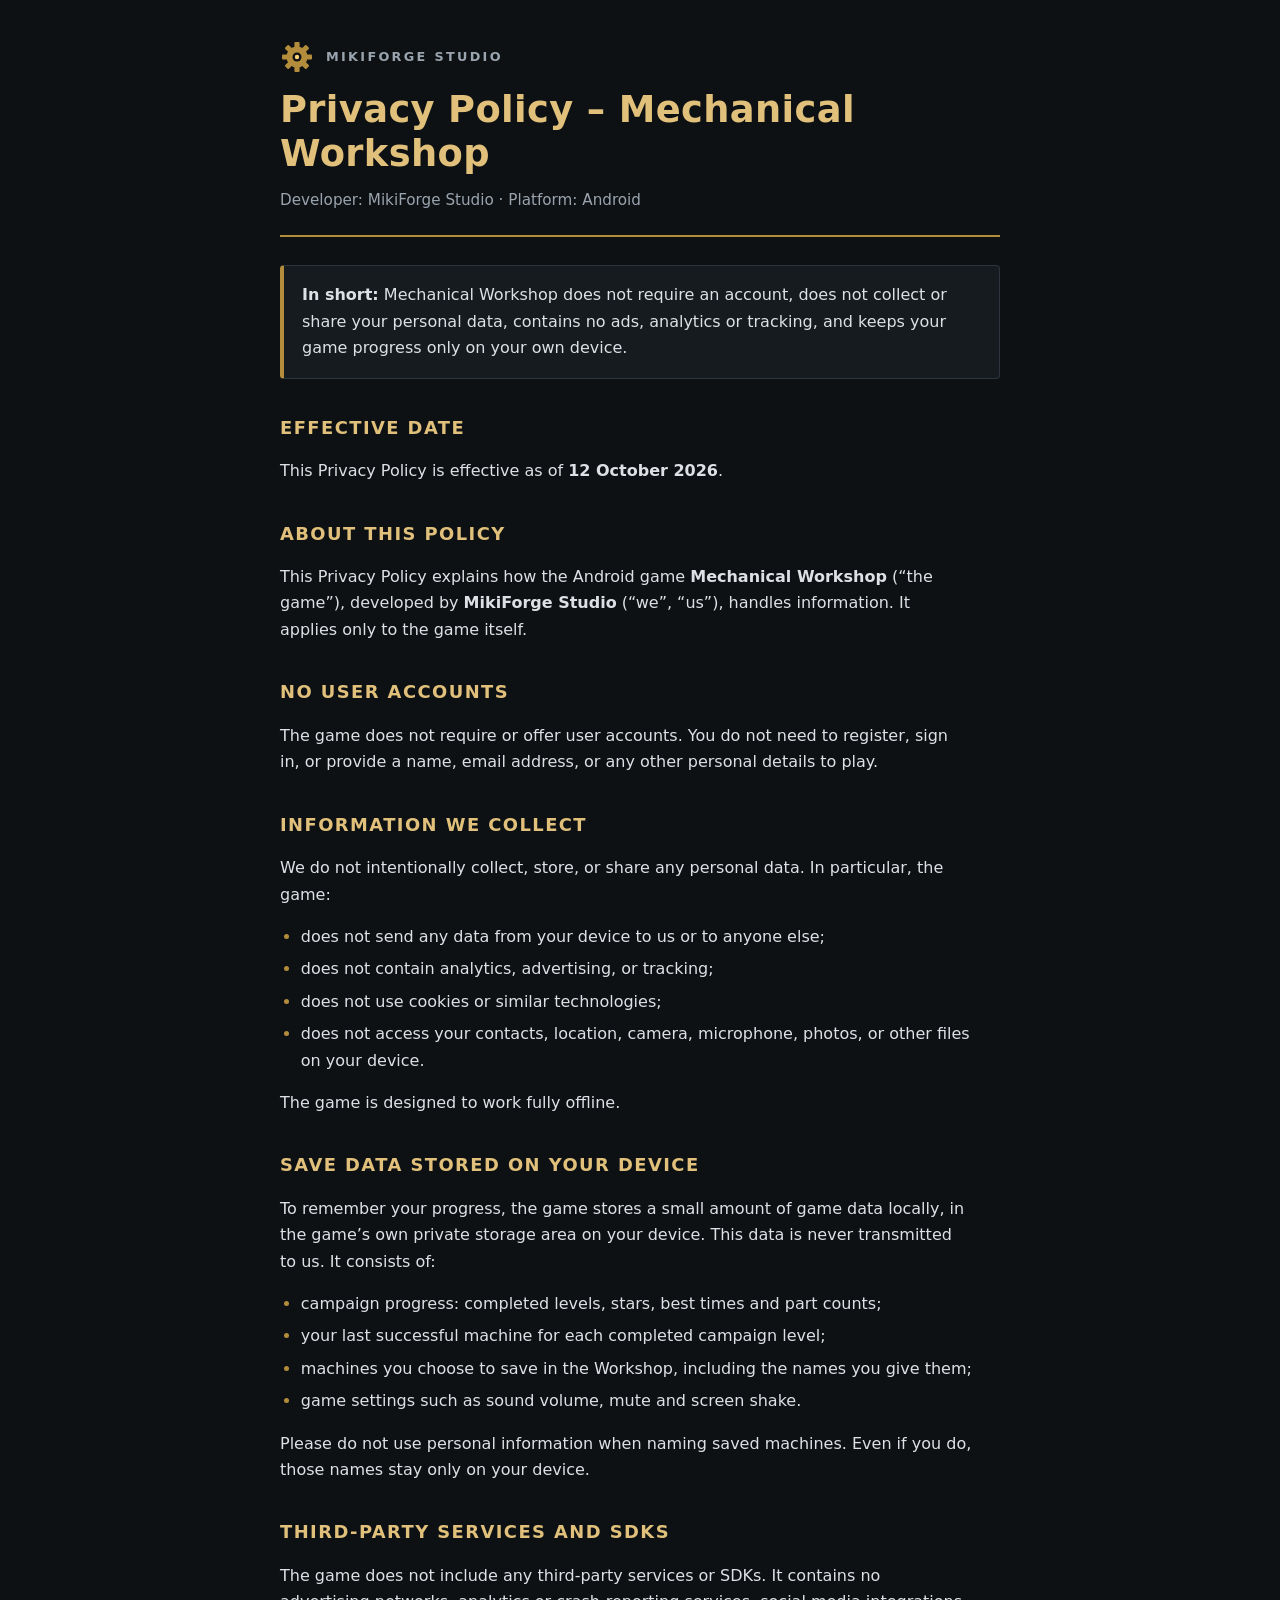
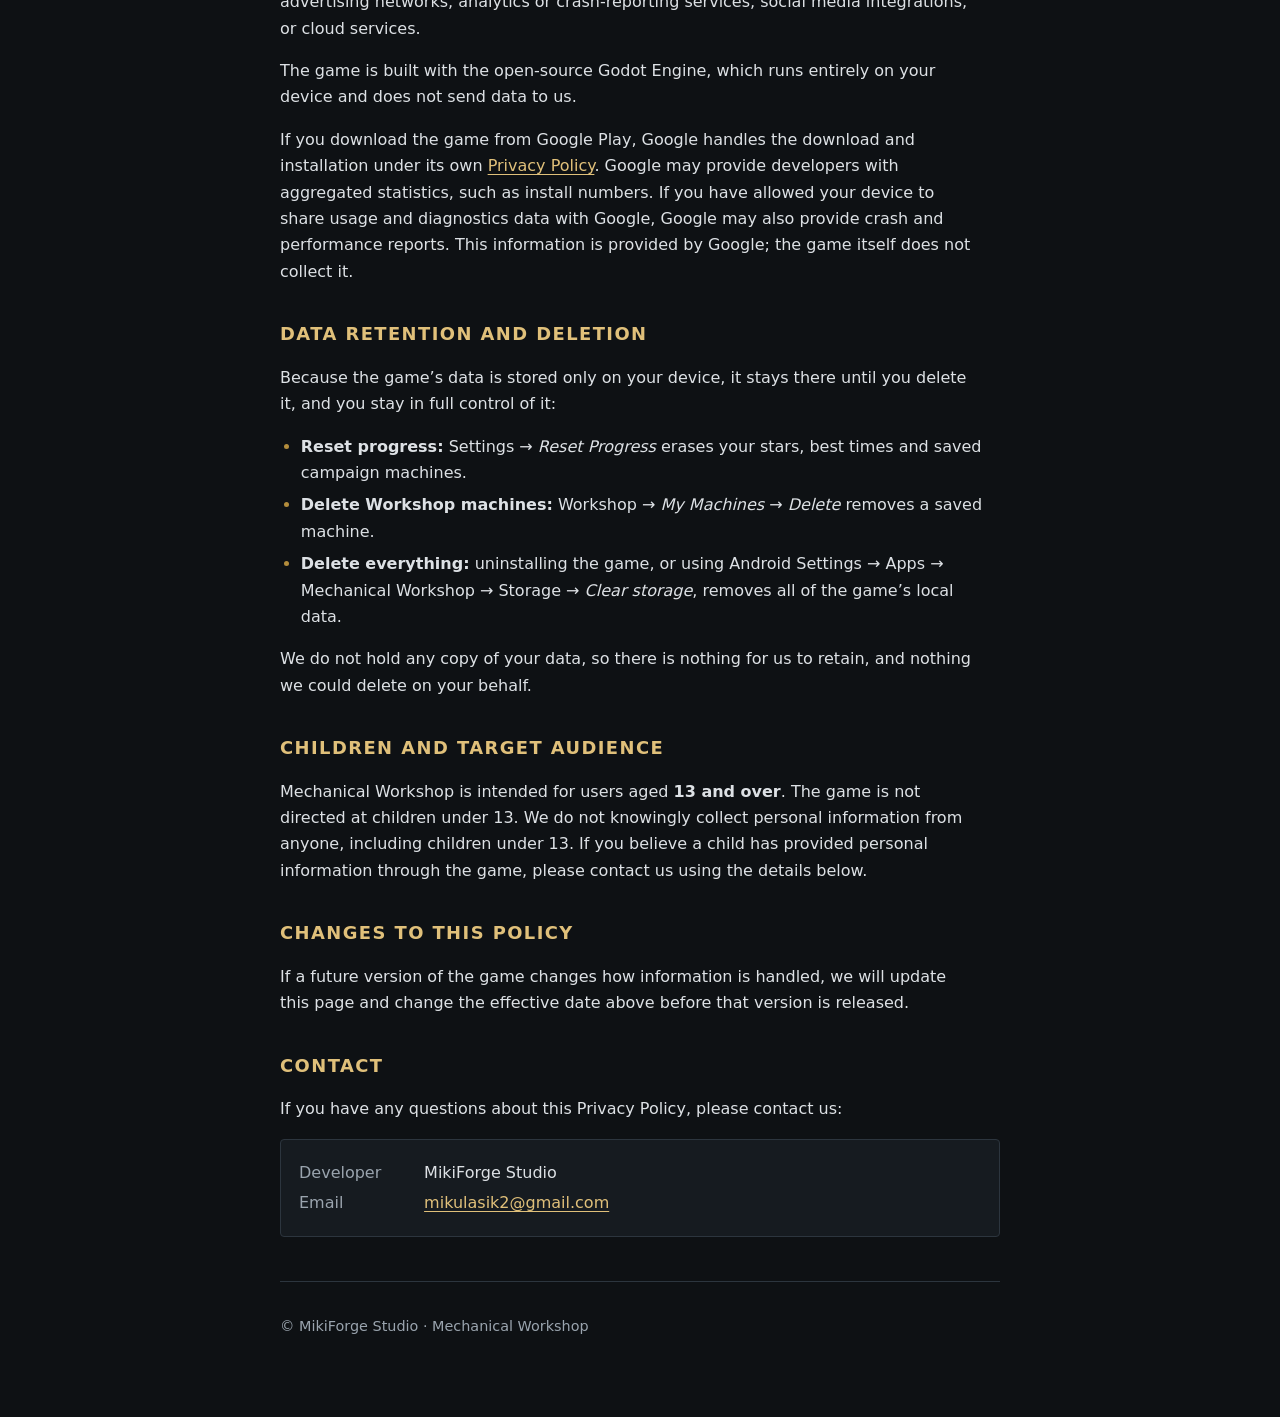
<file: privacy.html>
<!DOCTYPE html>
<html lang="en">
<head>
<meta charset="utf-8">
<meta name="viewport" content="width=device-width, initial-scale=1">
<title>Privacy Policy – Mechanical Workshop</title>
<meta name="description" content="Privacy Policy for the Android game Mechanical Workshop by MikiForge Studio.">
<meta name="robots" content="index, follow">
<style>
  /* Self-contained: no external fonts, scripts, images, cookies or trackers. */
  :root {
    --bg: #0e1114;
    --panel: #161b20;
    --rule: #2c353e;
    --text: #dde1e5;
    --dim: #9aa4ae;
    --brass: #b38d3c;
    --brass-light: #e0c07a;
    color-scheme: dark;
  }
  * { box-sizing: border-box; }
  html { -webkit-text-size-adjust: 100%; }
  body {
    margin: 0;
    background: var(--bg);
    color: var(--text);
    font: 16px/1.65 system-ui, -apple-system, "Segoe UI", Roboto, "Helvetica Neue", Arial, sans-serif;
  }
  .wrap { max-width: 760px; margin: 0 auto; padding: 40px 20px 64px; }
  header { border-bottom: 2px solid var(--brass); padding-bottom: 22px; margin-bottom: 28px; }
  .brand { display: flex; align-items: center; gap: 12px; margin-bottom: 14px; }
  .brand svg { flex: none; }
  .brand span {
    font-size: 0.8rem; font-weight: 600; letter-spacing: 0.18em; text-transform: uppercase; color: var(--dim);
  }
  h1 { margin: 0; font-size: clamp(1.7rem, 5vw, 2.3rem); line-height: 1.2; color: var(--brass-light); letter-spacing: 0.01em; }
  .meta { margin: 12px 0 0; color: var(--dim); font-size: 0.95rem; }
  .summary {
    background: var(--panel); border: 1px solid var(--rule); border-left: 4px solid var(--brass);
    border-radius: 4px; padding: 16px 18px; margin-bottom: 30px;
  }
  .summary p { margin: 0; }
  h2 {
    font-size: 1.12rem; margin: 34px 0 10px; color: var(--brass-light);
    text-transform: uppercase; letter-spacing: 0.08em;
  }
  p, li { max-width: 68ch; }
  ul { padding-left: 1.3em; margin: 10px 0; }
  li { margin: 6px 0; }
  li::marker { color: var(--brass); }
  code {
    font-family: ui-monospace, SFMono-Regular, Menlo, Consolas, monospace; font-size: 0.9em;
    background: var(--panel); border: 1px solid var(--rule); border-radius: 3px; padding: 1px 5px;
    word-break: break-word;
  }
  a { color: var(--brass-light); text-underline-offset: 3px; }
  a:focus-visible { outline: 2px solid var(--brass-light); outline-offset: 2px; }
  .contact {
    background: var(--panel); border: 1px solid var(--rule); border-radius: 4px; padding: 16px 18px; margin-top: 10px;
  }
  .contact p { margin: 4px 0; }
  .label { color: var(--dim); display: inline-block; min-width: 7.5em; }
  footer { margin-top: 44px; padding-top: 18px; border-top: 1px solid var(--rule); color: var(--dim); font-size: 0.9rem; }
</style>
</head>
<body>
<main class="wrap">

  <header>
    <div class="brand">
      <!-- small inline gear mark (no external image) -->
      <svg width="34" height="34" viewBox="0 0 34 34" aria-hidden="true">
        <g transform="translate(17 17)" fill="#b38d3c">
          <circle r="10.5"/>
          <rect x="-2.6" y="-15" width="5.2" height="6" rx="1"/>
          <rect x="-2.6" y="-15" width="5.2" height="6" rx="1" transform="rotate(45)"/>
          <rect x="-2.6" y="-15" width="5.2" height="6" rx="1" transform="rotate(90)"/>
          <rect x="-2.6" y="-15" width="5.2" height="6" rx="1" transform="rotate(135)"/>
          <rect x="-2.6" y="-15" width="5.2" height="6" rx="1" transform="rotate(180)"/>
          <rect x="-2.6" y="-15" width="5.2" height="6" rx="1" transform="rotate(225)"/>
          <rect x="-2.6" y="-15" width="5.2" height="6" rx="1" transform="rotate(270)"/>
          <rect x="-2.6" y="-15" width="5.2" height="6" rx="1" transform="rotate(315)"/>
        </g>
        <circle cx="17" cy="17" r="4.5" fill="#0e1114"/>
        <circle cx="17" cy="17" r="2.2" fill="#ffd27a"/>
      </svg>
      <span>MikiForge Studio</span>
    </div>
    <h1>Privacy Policy – Mechanical Workshop</h1>
    <p class="meta">Developer: MikiForge Studio · Platform: Android</p>
  </header>

  <div class="summary">
    <p><strong>In short:</strong> Mechanical Workshop does not require an account, does not collect or share your personal data, contains no ads, analytics or tracking, and keeps your game progress only on your own device.</p>
  </div>

  <section id="effective-date">
    <h2>Effective date</h2>
    <p>This Privacy Policy is effective as of <strong>12 October 2026</strong>.</p>
  </section>

  <section id="about">
    <h2>About this policy</h2>
    <p>This Privacy Policy explains how the Android game <strong>Mechanical Workshop</strong> (“the game”), developed by <strong>MikiForge Studio</strong> (“we”, “us”), handles information. It applies only to the game itself.</p>
  </section>

  <section id="accounts">
    <h2>No user accounts</h2>
    <p>The game does not require or offer user accounts. You do not need to register, sign in, or provide a name, email address, or any other personal details to play.</p>
  </section>

  <section id="data-collection">
    <h2>Information we collect</h2>
    <p>We do not intentionally collect, store, or share any personal data. In particular, the game:</p>
    <ul>
      <li>does not send any data from your device to us or to anyone else;</li>
      <li>does not contain analytics, advertising, or tracking;</li>
      <li>does not use cookies or similar technologies;</li>
      <li>does not access your contacts, location, camera, microphone, photos, or other files on your device.</li>
    </ul>
    <p>The game is designed to work fully offline.</p>
  </section>

  <section id="local-data">
    <h2>Save data stored on your device</h2>
    <p>To remember your progress, the game stores a small amount of game data locally, in the game’s own private storage area on your device. This data is never transmitted to us. It consists of:</p>
    <ul>
      <li>campaign progress: completed levels, stars, best times and part counts;</li>
      <li>your last successful machine for each completed campaign level;</li>
      <li>machines you choose to save in the Workshop, including the names you give them;</li>
      <li>game settings such as sound volume, mute and screen shake.</li>
    </ul>
    <p>Please do not use personal information when naming saved machines. Even if you do, those names stay only on your device.</p>
  </section>

  <section id="third-parties">
    <h2>Third-party services and SDKs</h2>
    <p>The game does not include any third-party services or SDKs. It contains no advertising networks, analytics or crash-reporting services, social media integrations, or cloud services.</p>
    <p>The game is built with the open-source Godot Engine, which runs entirely on your device and does not send data to us.</p>
    <p>If you download the game from Google Play, Google handles the download and installation under its own <a href="https://policies.google.com/privacy" rel="noopener">Privacy Policy</a>. Google may provide developers with aggregated statistics, such as install numbers. If you have allowed your device to share usage and diagnostics data with Google, Google may also provide crash and performance reports. This information is provided by Google; the game itself does not collect it.</p>
  </section>

  <section id="retention">
    <h2>Data retention and deletion</h2>
    <p>Because the game’s data is stored only on your device, it stays there until you delete it, and you stay in full control of it:</p>
    <ul>
      <li><strong>Reset progress:</strong> Settings → <em>Reset Progress</em> erases your stars, best times and saved campaign machines.</li>
      <li><strong>Delete Workshop machines:</strong> Workshop → <em>My Machines</em> → <em>Delete</em> removes a saved machine.</li>
      <li><strong>Delete everything:</strong> uninstalling the game, or using Android Settings → Apps → Mechanical Workshop → Storage → <em>Clear storage</em>, removes all of the game’s local data.</li>
    </ul>
    <p>We do not hold any copy of your data, so there is nothing for us to retain, and nothing we could delete on your behalf.</p>
  </section>

  <section id="children">
    <h2>Children and target audience</h2>
    <p>Mechanical Workshop is intended for users aged <strong>13 and over</strong>. The game is not directed at children under 13. We do not knowingly collect personal information from anyone, including children under 13. If you believe a child has provided personal information through the game, please contact us using the details below.</p>
  </section>

  <section id="changes">
    <h2>Changes to this policy</h2>
    <p>If a future version of the game changes how information is handled, we will update this page and change the effective date above before that version is released.</p>
  </section>

  <section id="contact">
    <h2>Contact</h2>
    <p>If you have any questions about this Privacy Policy, please contact us:</p>
    <div class="contact">
      <p><span class="label">Developer</span> MikiForge Studio</p>
      <!-- REPLACE the placeholder email below (both the link and the visible text) -->
      <p><span class="label">Email</span> <a href="mailto:mikulasik2@gmail.com">mikulasik2@gmail.com</a></p>
    </div>
  </section>

  <footer>
    <p>© MikiForge Studio · Mechanical Workshop</p>
  </footer>

</main>
</body>
</html>
</file>
<file: assets/css/style.css>
/* =========================================================
   Mechanical Workshop — promotional site
   Colours come from the game's palette (scripts/visual/palette.gd).
   System fonts only: no third-party requests, fast first paint.
   ========================================================= */

:root {
  --bg: #0e1114;            /* STEEL_DARKEST */
  --bg-2: #12161a;
  --panel: #161b20;
  --panel-2: #1d242b;
  --rule: #2c353e;
  --rule-2: #3a444e;
  --fg: #dde1e5;            /* TEXT */
  --dim: #8f99a3;           /* TEXT_DIM */
  --brass: #b38d3c;         /* BRASS */
  --brass-l: #e0c07a;       /* BRASS_LIGHT */
  --lamp: #ffd27a;          /* LAMP_ON */
  --green: #8fcf6f;         /* SIGNAL_GREEN */
  --hazard: #d9a227;

  --f-display: "Barlow Condensed", "Roboto Condensed", "sans-serif-condensed", "Arial Narrow", "Helvetica Neue", system-ui, sans-serif;
  --f-body: system-ui, -apple-system, "Segoe UI", Roboto, "Helvetica Neue", Arial, sans-serif;
  --f-mono: ui-monospace, "SFMono-Regular", "Roboto Mono", Menlo, Consolas, monospace;

  --wrap: 1180px;
  --gutter: 16px;
  --radius: 6px;
  --nav-h: 60px;
  color-scheme: dark;
}

*, *::before, *::after { box-sizing: border-box; }
html { -webkit-text-size-adjust: 100%; scroll-behavior: smooth; scroll-padding-top: calc(var(--nav-h) + 12px); }
body {
  margin: 0;
  background-color: var(--bg);
  /* faint workshop-wall grid + a warm lamp glow at the top */
  background-image:
    radial-gradient(1200px 520px at 70% -120px, rgba(255, 210, 122, .10), transparent 70%),
    linear-gradient(rgba(255,255,255,.018) 1px, transparent 1px),
    linear-gradient(90deg, rgba(255,255,255,.018) 1px, transparent 1px);
  background-size: auto, 32px 32px, 32px 32px;
  color: var(--fg);
  font: 16px/1.6 var(--f-body);
  overflow-x: hidden;
}
img, video, svg { display: block; max-width: 100%; }
img { height: auto; }
a { color: var(--brass-l); text-underline-offset: 3px; }
a:hover { color: var(--lamp); }
:focus-visible { outline: 2px solid var(--lamp); outline-offset: 3px; border-radius: 3px; }
p { margin: 0; }
h1, h2, h3 {
  margin: 0;
  font-family: var(--f-display);
  font-stretch: condensed;
  text-transform: uppercase;
  letter-spacing: .03em;
  line-height: 1.02;
  text-wrap: balance;
}
h2 { font-size: clamp(1.9rem, 6.4vw, 3rem); font-weight: 800; }
h3 { font-size: 1.25rem; font-weight: 700; color: var(--brass-l); letter-spacing: .05em; }
ul, ol { margin: 0; padding: 0; list-style: none; }
.wrap { width: 100%; max-width: var(--wrap); margin-inline: auto; padding-inline: var(--gutter); }
.visually-hidden { position: absolute !important; width: 1px; height: 1px; overflow: hidden; clip: rect(0 0 0 0); white-space: nowrap; }
.skip { position: absolute; left: 12px; top: -60px; z-index: 100; background: var(--brass-l); color: #111; padding: 8px 14px; border-radius: 4px; font-weight: 700; }
.skip:focus { top: 12px; }
.dot { display: inline-block; width: 8px; height: 8px; border-radius: 50%; background: var(--green); box-shadow: 0 0 8px var(--green); }
.ico { width: 18px; height: 18px; flex: none; }

/* ---------- Buttons ---------- */
.btn {
  --b: var(--brass-l);
  display: inline-flex; align-items: center; justify-content: center; gap: 10px;
  min-height: 50px; padding: 12px 22px;
  font: 700 1.05rem/1 var(--f-display); font-stretch: condensed;
  letter-spacing: .12em; text-transform: uppercase; text-decoration: none;
  color: #17130a;
  background: linear-gradient(180deg, #f0d48f 0%, var(--brass-l) 40%, #c69f4f 100%);
  border: 1px solid #f3dca2;
  border-radius: 4px;
  box-shadow: 0 1px 0 rgba(255,255,255,.35) inset, 0 -2px 0 rgba(0,0,0,.25) inset, 0 6px 18px rgba(179,141,60,.25);
  cursor: pointer;
  transition: transform .15s ease, box-shadow .15s ease, filter .15s ease;
}
.btn:hover { color: #17130a; filter: brightness(1.06); transform: translateY(-1px); box-shadow: 0 1px 0 rgba(255,255,255,.35) inset, 0 -2px 0 rgba(0,0,0,.25) inset, 0 10px 24px rgba(179,141,60,.35); }
.btn:active { transform: translateY(1px); }
.btn--ghost {
  color: var(--fg); background: rgba(22,27,32,.7);
  border-color: var(--rule-2); box-shadow: 0 1px 0 rgba(255,255,255,.05) inset;
}
.btn--ghost:hover { color: var(--brass-l); border-color: var(--brass); box-shadow: none; }
.btn--small { white-space: nowrap; min-height: 38px; padding: 8px 14px; font-size: .9rem; letter-spacing: .1em; }
.btn--lamp { box-shadow: 0 1px 0 rgba(255,255,255,.35) inset, 0 -2px 0 rgba(0,0,0,.25) inset, 0 0 0 4px rgba(255,210,122,.08), 0 10px 40px rgba(255,210,122,.25); }

/* ---------- Navigation ---------- */
.nav {
  position: sticky; top: 0; z-index: 50;
  background: rgba(14,17,20,.86);
  -webkit-backdrop-filter: blur(10px); backdrop-filter: blur(10px);
  border-bottom: 1px solid var(--rule);
  padding-top: env(safe-area-inset-top, 0px);
}
.nav__inner { max-width: var(--wrap); margin-inline: auto; padding-inline: var(--gutter); height: var(--nav-h); display: flex; align-items: center; gap: 16px; }
.brand { display: flex; align-items: center; gap: 10px; text-decoration: none; color: var(--fg); margin-right: auto; }
.brand img { width: 32px; height: 32px; }
.brand span { font: 700 1.05rem/1 var(--f-display); font-stretch: condensed; text-transform: uppercase; letter-spacing: .08em; display: flex; gap: 6px; }
.brand b { color: var(--brass-l); font-weight: 700; }
.nav__links { display: none; gap: 4px; }
.nav__links a { white-space: nowrap; display: block; padding: 8px 12px; color: var(--dim); text-decoration: none; font: 600 .95rem/1 var(--f-display); font-stretch: condensed; letter-spacing: .12em; text-transform: uppercase; border-radius: 3px; }
.nav__links a:hover { color: var(--brass-l); background: var(--panel); }
.only-sm { display: none; }
@media (max-width: 599px) {
  .hide-sm { display: none; }
  .only-sm { display: inline; }
  .brand { min-width: 0; }
  .brand span { font-size: .9rem; letter-spacing: .05em; flex-direction: column; gap: 1px; line-height: 1; }
}
@media (max-width: 360px) { .brand span b { display: none; } }

/* ---------- Shared bits ---------- */
.eyebrow {
  display: inline-flex; align-items: center; gap: 10px; margin-bottom: 12px;
  font: 600 .78rem/1 var(--f-mono); letter-spacing: .2em; text-transform: uppercase; color: var(--brass);
}
.eyebrow span { color: var(--bg); background: var(--brass); padding: 4px 6px; border-radius: 2px; letter-spacing: .08em; }
.section { padding-block: 72px; position: relative; }
.section--tight { padding-block: 24px 72px; }
.section--plate {
  background:
    linear-gradient(180deg, rgba(255,255,255,.02), transparent 30%),
    repeating-linear-gradient(90deg, rgba(255,255,255,.012) 0 2px, transparent 2px 5px),
    var(--bg-2);
  border-block: 1px solid var(--rule);
  box-shadow: 0 1px 0 rgba(255,255,255,.03) inset;
}
.section__head { margin-bottom: 36px; display: grid; gap: 4px; }
.section__head--center { text-align: center; justify-items: center; }
.section__head--row { display: flex; flex-wrap: wrap; align-items: end; justify-content: space-between; gap: 12px 24px; }
.section__lead { margin-top: 14px; color: var(--dim); max-width: 60ch; font-size: 1.05rem; }
.section__hint { color: var(--dim); font: 500 .8rem/1.4 var(--f-mono); letter-spacing: .04em; }

/* Riveted steel frame around media */
.frame {
  position: relative; margin: 0;
  padding: 10px;
  background: linear-gradient(180deg, #232a31, #171c21);
  border: 1px solid var(--rule-2);
  border-radius: var(--radius);
  box-shadow: 0 1px 0 rgba(255,255,255,.06) inset, 0 30px 60px -20px rgba(0,0,0,.7);
}
.frame::before {
  content: ""; position: absolute; inset: 3px; pointer-events: none; border-radius: 4px;
  /* four rivets, one per corner */
  background:
    radial-gradient(circle, #6b7782 0 1.3px, #2b333b 2.2px, transparent 2.6px) left top / 8px 8px no-repeat,
    radial-gradient(circle, #6b7782 0 1.3px, #2b333b 2.2px, transparent 2.6px) right top / 8px 8px no-repeat,
    radial-gradient(circle, #6b7782 0 1.3px, #2b333b 2.2px, transparent 2.6px) left bottom / 8px 8px no-repeat,
    radial-gradient(circle, #6b7782 0 1.3px, #2b333b 2.2px, transparent 2.6px) right bottom / 8px 8px no-repeat;
}
.frame img, .frame video { border-radius: 3px; width: 100%; background: #000; }
.frame--thin { padding: 6px; }
.frame__label {
  position: absolute; left: 22px; bottom: 22px;
  display: inline-flex; align-items: center; gap: 8px;
  padding: 6px 10px; border-radius: 3px;
  background: rgba(14,17,20,.85); border: 1px solid var(--rule-2);
  font: 500 .72rem/1 var(--f-mono); letter-spacing: .08em; text-transform: uppercase; color: var(--fg);
}

/* ---------- 1. Hero ---------- */
.hero { position: relative; overflow: hidden; padding-block: 40px 64px; }
.hero__gear {
  position: absolute; width: 560px; height: 560px; right: -220px; top: -180px;
  color: rgba(224,192,122,.045); pointer-events: none;
  animation: spin 90s linear infinite;
}
@keyframes spin { to { transform: rotate(360deg); } }
.hero__grid { position: relative; display: grid; gap: 36px; align-items: center; }
.badge {
  display: inline-flex; align-items: center; gap: 10px;
  padding: 7px 12px; margin-bottom: 22px;
  border: 1px solid rgba(143,207,111,.35); border-radius: 999px;
  background: rgba(143,207,111,.07);
  font: 600 .74rem/1 var(--f-mono); letter-spacing: .16em; text-transform: uppercase; color: var(--green);
}
.badge__lamp { width: 8px; height: 8px; border-radius: 50%; background: var(--green); box-shadow: 0 0 10px var(--green); animation: blink 2.4s ease-in-out infinite; }
@keyframes blink { 50% { opacity: .35; } }
.hero__title {
  /* sized so "MECHANICAL" fits even when no condensed font is installed */
  font-size: clamp(2.3rem, 11.4vw, 4.6rem);
  font-weight: 800; line-height: .88; letter-spacing: .01em;
  color: var(--fg);
  text-shadow: 0 2px 0 rgba(0,0,0,.4);
}
.hero__title span {
  background: linear-gradient(180deg, #f6dfa4 10%, var(--brass-l) 45%, #a9832f 100%);
  -webkit-background-clip: text; background-clip: text; color: transparent;
}
.hero__tagline { margin-top: 18px; font: 700 clamp(1.25rem, 4.6vw, 1.7rem)/1.15 var(--f-display); font-stretch: condensed; text-transform: uppercase; letter-spacing: .08em; }
.hero__tagline em { font-style: normal; color: var(--lamp); text-shadow: 0 0 18px rgba(255,210,122,.45); }
.hero__lead { margin-top: 14px; color: var(--dim); font-size: 1.06rem; max-width: 46ch; }
.hero__actions { margin-top: 28px; display: flex; flex-wrap: wrap; gap: 12px; }
.hero__actions .btn { flex: 1 1 200px; }
.hero__by { margin-top: 22px; color: var(--dim); font: 500 .8rem/1 var(--f-mono); letter-spacing: .14em; text-transform: uppercase; }
.hero__by b { color: var(--fg); font-weight: 600; }
.hero__shot img { aspect-ratio: 1600 / 720; object-fit: cover; }
.hero__shot::after {
  content: ""; position: absolute; inset: -40px -40px auto auto; width: 60%; height: 70%;
  background: radial-gradient(closest-side, rgba(255,210,122,.16), transparent);
  z-index: -1; pointer-events: none;
}

/* Google Play buttons */
.btn__stack { display: grid; text-align: left; line-height: 1.05; }
.btn__stack small { font: 600 .66rem/1.1 var(--f-mono); letter-spacing: .14em; opacity: .8; }
.btn--store { padding-block: 9px; }
.btn--store .ico { width: 22px; height: 22px; }
.btn--small .ico { width: 16px; height: 16px; }
.status__store { margin-top: 18px; }
.demo__more { color: #c3c9cf; }
.demo__more a { color: var(--brass-l); font-weight: 600; }
.hero__note { margin-top: 14px; color: var(--dim); font-size: .92rem; }
.hero__note a { color: var(--brass-l); margin-left: 6px; white-space: nowrap; }

/* ---------- 2b. Free web demo ---------- */
.demo-card { display: block; text-decoration: none; color: inherit; overflow: hidden; }
.demo-card img { aspect-ratio: 16 / 9; object-fit: cover; transition: transform .5s ease, filter .3s; filter: saturate(.9) brightness(.85); }
.demo-card:hover img, .demo-card:focus-visible img { transform: scale(1.03); filter: none; }
.demo-card__play {
  position: absolute; left: 50%; top: 50%; width: 84px; height: 84px; margin: -42px 0 0 -42px;
  display: grid; place-items: center; border-radius: 50%;
  color: #17130a; background: linear-gradient(180deg, #f6dfa4, var(--lamp));
  box-shadow: 0 0 0 8px rgba(255,210,122,.16), 0 0 40px rgba(255,210,122,.45);
  transition: transform .2s ease;
}
.demo-card__play svg { width: 36px; height: 36px; margin-left: 5px; }
.demo-card:hover .demo-card__play { transform: scale(1.08); }
.demo__actions { display: grid; gap: 12px; justify-items: start; margin-top: 8px; }
.demo__note { color: var(--dim); font: 500 .8rem/1.5 var(--f-mono); letter-spacing: .02em; max-width: 52ch; }
.testing__note a { color: var(--brass-l); }

/* ---------- 2. Video ---------- */
.player { max-width: 1040px; margin-inline: auto; }
.player video { aspect-ratio: 16 / 9; height: auto; object-fit: contain; }
.player__note { margin-top: 14px; text-align: center; color: var(--dim); font: 500 .78rem/1.5 var(--f-mono); letter-spacing: .03em; }

/* ---------- 3. About ---------- */
.about { display: grid; gap: 40px; align-items: center; }
.about__copy { display: grid; gap: 16px; max-width: 58ch; }
.about__copy h2 { margin-bottom: 4px; }
.about__copy p:not(.eyebrow) { color: #c3c9cf; }
.about__kicker { color: var(--brass-l) !important; font-weight: 600; border-left: 3px solid var(--brass); padding-left: 14px; }
.tray {
  display: grid; grid-template-columns: repeat(3, minmax(0, 1fr)); gap: 8px;
  padding: 12px; border-radius: var(--radius);
  background: linear-gradient(180deg, #1a2026, #13171b);
  border: 1px solid var(--rule-2);
  border-top: 3px solid var(--brass);
  box-shadow: 0 20px 50px -20px rgba(0,0,0,.7);
}
.tray__item {
  display: grid; justify-items: center; align-content: center; gap: 8px; text-align: center;
  min-height: 104px; padding: 12px 6px;
  border: 1px solid var(--rule); border-radius: 4px;
  background: linear-gradient(180deg, #20272e, #191e23);
  color: var(--brass-l);
  transition: border-color .2s, transform .2s;
}
.tray__item svg { width: 40px; height: 40px; }
.tray__item span { font: 600 .7rem/1.2 var(--f-mono); letter-spacing: .08em; text-transform: uppercase; color: var(--fg); }
.tray__item:hover { border-color: var(--brass); transform: translateY(-2px); }
.tray__item:first-child svg { animation: spin 8s linear infinite; }

/* ---------- 4. Features ---------- */
.features { display: grid; gap: 14px; }
.card {
  position: relative; padding: 24px 22px 22px;
  background: linear-gradient(180deg, var(--panel-2), var(--panel));
  border: 1px solid var(--rule); border-radius: var(--radius);
  box-shadow: 0 1px 0 rgba(255,255,255,.04) inset;
  transition: border-color .2s, transform .2s;
}
.card::before, .card::after { content: ""; position: absolute; top: 10px; width: 6px; height: 6px; border-radius: 50%; background: #3a444e; box-shadow: inset 0 1px 0 #66717b; }
.card::before { left: 10px; } .card::after { right: 10px; }
.card:hover { border-color: rgba(179,141,60,.6); transform: translateY(-2px); }
.card__icon {
  display: grid; place-items: center; width: 56px; height: 56px; margin-bottom: 16px;
  border-radius: 50%; color: var(--brass-l);
  background: radial-gradient(circle at 35% 30%, #2b333b, #161b20);
  border: 1px solid var(--rule-2);
  box-shadow: 0 0 0 4px rgba(179,141,60,.08);
}
.card__icon svg { width: 30px; height: 30px; }
.card h3 { margin-bottom: 8px; }
.card p { color: var(--dim); font-size: .97rem; }

/* ---------- 5. Gallery ---------- */
.gallery {
  /* mobile: horizontal swipe with snap */
  display: grid; grid-auto-flow: column; grid-auto-columns: 86%;
  gap: 12px; overflow-x: auto; overscroll-behavior-x: contain;
  scroll-snap-type: x mandatory; scroll-padding-inline: var(--gutter);
  margin-inline: calc(var(--gutter) * -1); padding: 4px var(--gutter) 16px;
  scrollbar-width: thin; scrollbar-color: var(--brass) transparent;
}
.gallery li { scroll-snap-align: start; min-width: 0; }
.shot {
  all: unset; box-sizing: border-box; cursor: zoom-in; display: block; width: 100%;
  position: relative; overflow: hidden; border-radius: var(--radius);
  border: 1px solid var(--rule-2); background: #000;
}
.shot picture, .shot img { width: 100%; aspect-ratio: 16 / 9; object-fit: cover; transition: transform .5s ease, filter .3s; }
.shot__cap {
  position: absolute; inset: auto 0 0 0; padding: 26px 12px 10px;
  background: linear-gradient(transparent, rgba(8,10,12,.92));
  font: 600 .74rem/1.2 var(--f-mono); letter-spacing: .08em; text-transform: uppercase; color: var(--fg);
}
.shot:hover img { transform: scale(1.04); }
.shot:focus-visible { outline: 2px solid var(--lamp); outline-offset: 2px; }
.shot:hover { border-color: var(--brass); }

/* ---------- 6. Steps ---------- */
.steps { display: grid; gap: 34px; counter-reset: s; position: relative; }
.step { position: relative; display: grid; gap: 8px; }
.step__img { margin-bottom: 14px; }
.step__img img { aspect-ratio: 16 / 9; object-fit: cover; }
.step__title { display: flex; align-items: center; gap: 14px; font-size: 1.8rem; font-weight: 800; color: var(--fg); letter-spacing: .1em; }
.step__num {
  display: inline-grid; place-items: center; flex: none;
  width: 44px; height: 44px; border-radius: 50%;
  font: 700 .95rem/1 var(--f-mono); letter-spacing: 0; color: var(--brass-l);
  border: 2px solid var(--brass); background: var(--panel);
}
.step__num--go { color: #17130a; background: var(--lamp); border-color: var(--lamp); box-shadow: 0 0 18px rgba(255,210,122,.45); }
.step:last-child h3 { color: var(--lamp); }
.step p:not(.step__num) { color: var(--dim); }

/* ---------- 7. Workshop split ---------- */
.split { display: grid; gap: 36px; align-items: center; }
.split__media img { aspect-ratio: 16 / 9; object-fit: cover; }
.split__copy { display: grid; gap: 16px; }
.split__copy > p:not(.eyebrow) { color: #c3c9cf; max-width: 52ch; }
.checks { display: grid; gap: 10px; margin-top: 6px; }
.checks li {
  position: relative; padding: 12px 14px 12px 46px;
  background: var(--panel); border: 1px solid var(--rule); border-radius: 4px;
  font-weight: 500;
}
.checks li::before {
  content: ""; position: absolute; left: 14px; top: 50%; width: 20px; height: 20px; margin-top: -10px;
  border-radius: 50%; background: rgba(143,207,111,.12); border: 1px solid rgba(143,207,111,.5);
}
.checks li::after {
  content: ""; position: absolute; left: 21px; top: 50%; width: 5px; height: 9px; margin-top: -6px;
  border: solid var(--green); border-width: 0 2px 2px 0; transform: rotate(45deg);
}

/* ---------- 8. Testing ---------- */
.testing {
  position: relative; overflow: hidden;
  border: 1px solid var(--rule-2); border-radius: var(--radius);
  background:
    radial-gradient(700px 300px at 85% 0%, rgba(255,210,122,.12), transparent 70%),
    linear-gradient(180deg, #1b2127, #12161a);
  box-shadow: 0 30px 60px -30px rgba(0,0,0,.8);
}
.testing__stripe { height: 14px; background: repeating-linear-gradient(-45deg, var(--hazard) 0 14px, #15181b 14px 28px); opacity: .9; }
.testing__body { padding: 36px 22px 40px; display: grid; gap: 16px; justify-items: start; }
.testing__body > p:not(.eyebrow):not(.testing__soon) { color: #c3c9cf; max-width: 58ch; font-size: 1.06rem; }
.testing__actions { display: flex; flex-wrap: wrap; align-items: center; gap: 14px 20px; margin-top: 8px; }
.testing__note { color: var(--dim); font: 500 .8rem/1.4 var(--f-mono); letter-spacing: .04em; }

/* ---------- Tester dialog ---------- */
.tdlg {
  width: min(640px, calc(100vw - 24px)); max-width: none;
  max-height: calc(100dvh - 24px);
  margin: auto; padding: 0; border: 0; background: transparent; color: var(--fg);
  overflow: visible;
}
.tdlg::backdrop { background: rgba(5,7,9,.82); -webkit-backdrop-filter: blur(3px); backdrop-filter: blur(3px); }
.tdlg[open] { animation: tdlg-in .22s ease-out; }
@keyframes tdlg-in { from { opacity: 0; transform: translateY(12px); } }
/* No-JS fallback: the #tester-dialog link still shows the content */
.tdlg:target:not([open]) { display: block; position: fixed; inset: 12px; z-index: 90; overflow: auto; }
.tdlg__panel {
  position: relative; max-height: calc(100dvh - 24px); overflow: hidden;
  display: flex; flex-direction: column;
  border: 1px solid var(--rule-2); border-radius: var(--radius);
  background:
    radial-gradient(600px 260px at 90% 0%, rgba(255,210,122,.12), transparent 70%),
    linear-gradient(180deg, #1c2228, #12161a);
  box-shadow: 0 40px 80px -20px rgba(0,0,0,.9), 0 1px 0 rgba(255,255,255,.05) inset;
}
.tdlg__panel .testing__stripe { flex: none; height: 10px; }
.tdlg__close {
  position: absolute; top: 20px; right: 14px; z-index: 3;
  display: grid; place-items: center; width: 44px; height: 44px; border-radius: 50%;
  border: 1px solid var(--rule-2); background: var(--panel); color: var(--fg); cursor: pointer;
}
.tdlg__close:hover { color: var(--brass-l); border-color: var(--brass); }
.tdlg__close svg { width: 20px; height: 20px; }
.tdlg__body { padding: 26px 20px 28px; display: grid; gap: 14px; overflow-y: auto; overscroll-behavior: contain; -webkit-overflow-scrolling: touch; }
.tdlg__body h2 { font-size: clamp(1.7rem, 6vw, 2.3rem); padding-right: 48px; }
.tdlg__lead { color: #c3c9cf; }
.tdlg__lead b { color: var(--lamp); font-weight: 600; }
.tdlg__h { margin-top: 8px; font-size: 1rem; letter-spacing: .14em; color: var(--brass-l); }
.tdlg__steps { counter-reset: t; display: grid; gap: 8px; }
.tdlg__steps li {
  counter-increment: t; position: relative; padding: 10px 12px 10px 50px; min-height: 44px;
  background: var(--panel); border: 1px solid var(--rule); border-radius: 4px; color: var(--fg);
}
.tdlg__steps li::before {
  content: counter(t); position: absolute; left: 10px; top: 8px;
  display: grid; place-items: center; width: 28px; height: 28px; border-radius: 50%;
  border: 2px solid var(--brass); color: var(--brass-l); font: 700 .85rem/1 var(--f-mono);
}
.tdlg__tags { display: flex; flex-wrap: wrap; gap: 8px; }
.tdlg__tags li {
  padding: 6px 10px; border-radius: 3px; border: 1px solid var(--rule-2); background: var(--panel-2);
  font: 600 .74rem/1.2 var(--f-mono); letter-spacing: .06em; text-transform: uppercase; color: var(--fg);
}
.tdlg__note {
  display: flex; gap: 10px; align-items: flex-start; margin-top: 4px;
  padding: 12px 14px; border-left: 3px solid var(--lamp); border-radius: 0 4px 4px 0;
  background: rgba(255,210,122,.07); color: #e9dcc0;
}
.tdlg__note svg { width: 20px; height: 20px; flex: none; color: var(--lamp); margin-top: 2px; }
.tdlg__note b { color: var(--lamp); }
.tdlg__actions { display: grid; gap: 12px; margin-top: 8px; }
.tdlg__actions .btn { width: 100%; }
.tdlg__fine { color: var(--dim); font-size: .85rem; }
@media (min-width: 600px) {
  .tdlg__body { padding: 34px 36px 36px; }
  .tdlg__actions .btn { width: auto; justify-self: start; }
}

/* ---------- 9. Status ---------- */
.status {
  display: grid; gap: 22px; padding: 26px 22px;
  border: 1px dashed var(--rule-2); border-radius: var(--radius);
  background: rgba(22,27,32,.6);
}
.status__label { font: 600 .74rem/1 var(--f-mono); letter-spacing: .18em; text-transform: uppercase; color: var(--dim); }
.status__ver {
  margin-top: 6px; font: 800 3.6rem/1 var(--f-mono); letter-spacing: -.02em; color: var(--lamp);
  text-shadow: 0 0 22px rgba(255,210,122,.3);
  font-variant-numeric: tabular-nums;
}
.status__meta { margin-top: 10px; display: flex; align-items: center; gap: 8px; color: var(--dim); font: 500 .8rem/1 var(--f-mono); letter-spacing: .06em; text-transform: uppercase; }
.status__list { display: grid; gap: 8px 22px; align-content: center; }
.status__list li { position: relative; padding-left: 22px; color: #c3c9cf; }
.status__list li::before { content: ""; position: absolute; left: 0; top: .62em; width: 10px; height: 2px; background: var(--brass); }

/* ---------- 10. Footer ---------- */
.footer { border-top: 1px solid var(--rule); background: #0b0d10; padding-block: 36px calc(36px + env(safe-area-inset-bottom, 0px)); }
.footer__inner { display: grid; gap: 22px; }
.footer__brand { display: flex; align-items: center; gap: 14px; }
.footer__studio { font: 800 1.15rem/1.1 var(--f-display); font-stretch: condensed; text-transform: uppercase; letter-spacing: .1em; color: var(--brass-l); }
.footer__game { color: var(--dim); font-size: .9rem; }
.footer__links { display: flex; flex-wrap: wrap; gap: 8px 22px; }
.footer__links a { color: var(--fg); text-decoration: none; font: 600 .95rem/1 var(--f-display); font-stretch: condensed; letter-spacing: .12em; text-transform: uppercase; padding-block: 8px; display: inline-block; }
.footer__links a:hover { color: var(--brass-l); }
.footer__copy { color: #69737c; font-size: .8rem; }

/* ---------- Viewer (lightbox) ---------- */
.viewer {
  width: 100vw; height: 100vh; height: 100dvh; max-width: none; max-height: none;
  margin: 0; padding: 0; border: 0; background: rgba(6,8,10,.96); color: var(--fg);
  overscroll-behavior: contain;
}
.viewer[open] { display: grid; place-items: center; }
.viewer::backdrop { background: rgba(0,0,0,.8); }
.viewer__fig { margin: 0; display: grid; gap: 12px; justify-items: center; padding: 64px 12px 24px; width: 100%; max-width: 1600px; touch-action: pan-y; }
.viewer__img { max-width: 100%; max-height: calc(100dvh - 160px); width: auto; height: auto; border-radius: 4px; border: 1px solid var(--rule-2); background: #000; user-select: none; -webkit-user-drag: none; }
.viewer__cap { display: flex; flex-wrap: wrap; gap: 6px 14px; justify-content: center; text-align: center; color: #c3c9cf; font-size: .95rem; max-width: 70ch; }
.viewer__count { font: 600 .8rem/1.6 var(--f-mono); color: var(--brass-l); letter-spacing: .08em; }
.viewer__btn {
  position: absolute; display: grid; place-items: center; width: 48px; height: 48px;
  border-radius: 50%; border: 1px solid var(--rule-2); background: rgba(22,27,32,.9); color: var(--fg); cursor: pointer;
}
.viewer__btn:hover { color: var(--brass-l); border-color: var(--brass); }
.viewer__btn svg { width: 22px; height: 22px; }
.viewer__close { top: calc(10px + env(safe-area-inset-top, 0px)); right: 10px; }
.viewer__prev, .viewer__next { top: 50%; transform: translateY(-50%); }
.viewer__prev { left: 10px; } .viewer__next { right: 10px; }
@media (hover: none) { .viewer__prev, .viewer__next { top: auto; bottom: 16px; transform: none; } .viewer__prev { left: calc(50% - 60px); } .viewer__next { right: calc(50% - 60px); } .viewer__fig { padding-bottom: 80px; } }
.only-touch { display: none; }
@media (hover: none) { .only-touch { display: inline; } }

/* =========================================================
   Larger screens
   ========================================================= */
@media (min-width: 600px) {
  :root { --gutter: 24px; }
  .features { grid-template-columns: repeat(2, minmax(0, 1fr)); }
  .gallery { grid-auto-columns: 58%; }
  .tray { grid-template-columns: repeat(3, minmax(0, 1fr)); }
  .status { grid-template-columns: auto 1fr; gap: 22px 56px; padding: 30px 34px; }
  .status__list { grid-template-columns: repeat(2, minmax(0, 1fr)); }
  .footer__inner { grid-template-columns: 1fr auto; align-items: center; }
  .footer__copy { grid-column: 1 / -1; }
  .hero__actions .btn { flex: 0 0 auto; }
}

@media (min-width: 860px) {
  .nav__links { display: none; }
  .section { padding-block: 104px; }
  .section--tight { padding-block: 24px 104px; }
  .steps { grid-template-columns: repeat(3, minmax(0, 1fr)); gap: 28px; }
  /* drive belt connecting the three steps */
  .steps::before {
    content: ""; position: absolute; left: 8%; right: 8%; top: calc(50% - 82px); height: 0;
    border-top: 2px dashed rgba(179,141,60,.45); z-index: -1;
  }
  .features { grid-template-columns: repeat(3, minmax(0, 1fr)); gap: 18px; }
  .gallery {
    grid-auto-flow: row; grid-template-columns: repeat(3, minmax(0, 1fr)); grid-auto-columns: auto;
    overflow: visible; margin-inline: 0; padding: 0; gap: 16px;
  }
  /* cinematic: first shot spans two columns and two rows */
  .gallery li:first-child { grid-column: span 2; grid-row: span 2; }
  .gallery li:first-child .shot, .gallery li:first-child picture { height: 100%; }
  .gallery li:first-child img { height: 100%; aspect-ratio: auto; }
  .testing__body { padding: 52px 56px 56px; }
}

@media (min-width: 1240px) {
  .nav__links { display: flex; }
  .nav__links a { padding-inline: 10px; }
}

@media (min-width: 960px) {
  .hero { padding-block: 72px 64px; }
  .hero__grid { grid-template-columns: minmax(0, 5.4fr) minmax(0, 6.6fr); gap: 48px; }
  .hero__title { font-size: clamp(2.6rem, 4.5vw, 4.4rem); }
  .about { grid-template-columns: minmax(0, 1fr) minmax(0, 1fr); gap: 64px; }
  .split { grid-template-columns: minmax(0, 7fr) minmax(0, 5fr); gap: 56px; }
  .hero__gear { width: 760px; height: 760px; right: -260px; top: -240px; }
}

@media (min-width: 1280px) {
  .hero__shot { margin-right: -60px; }
}

@media (prefers-reduced-motion: reduce) {
  html { scroll-behavior: auto; }
  *, *::before, *::after { animation: none !important; transition: none !important; }
}
</file>
